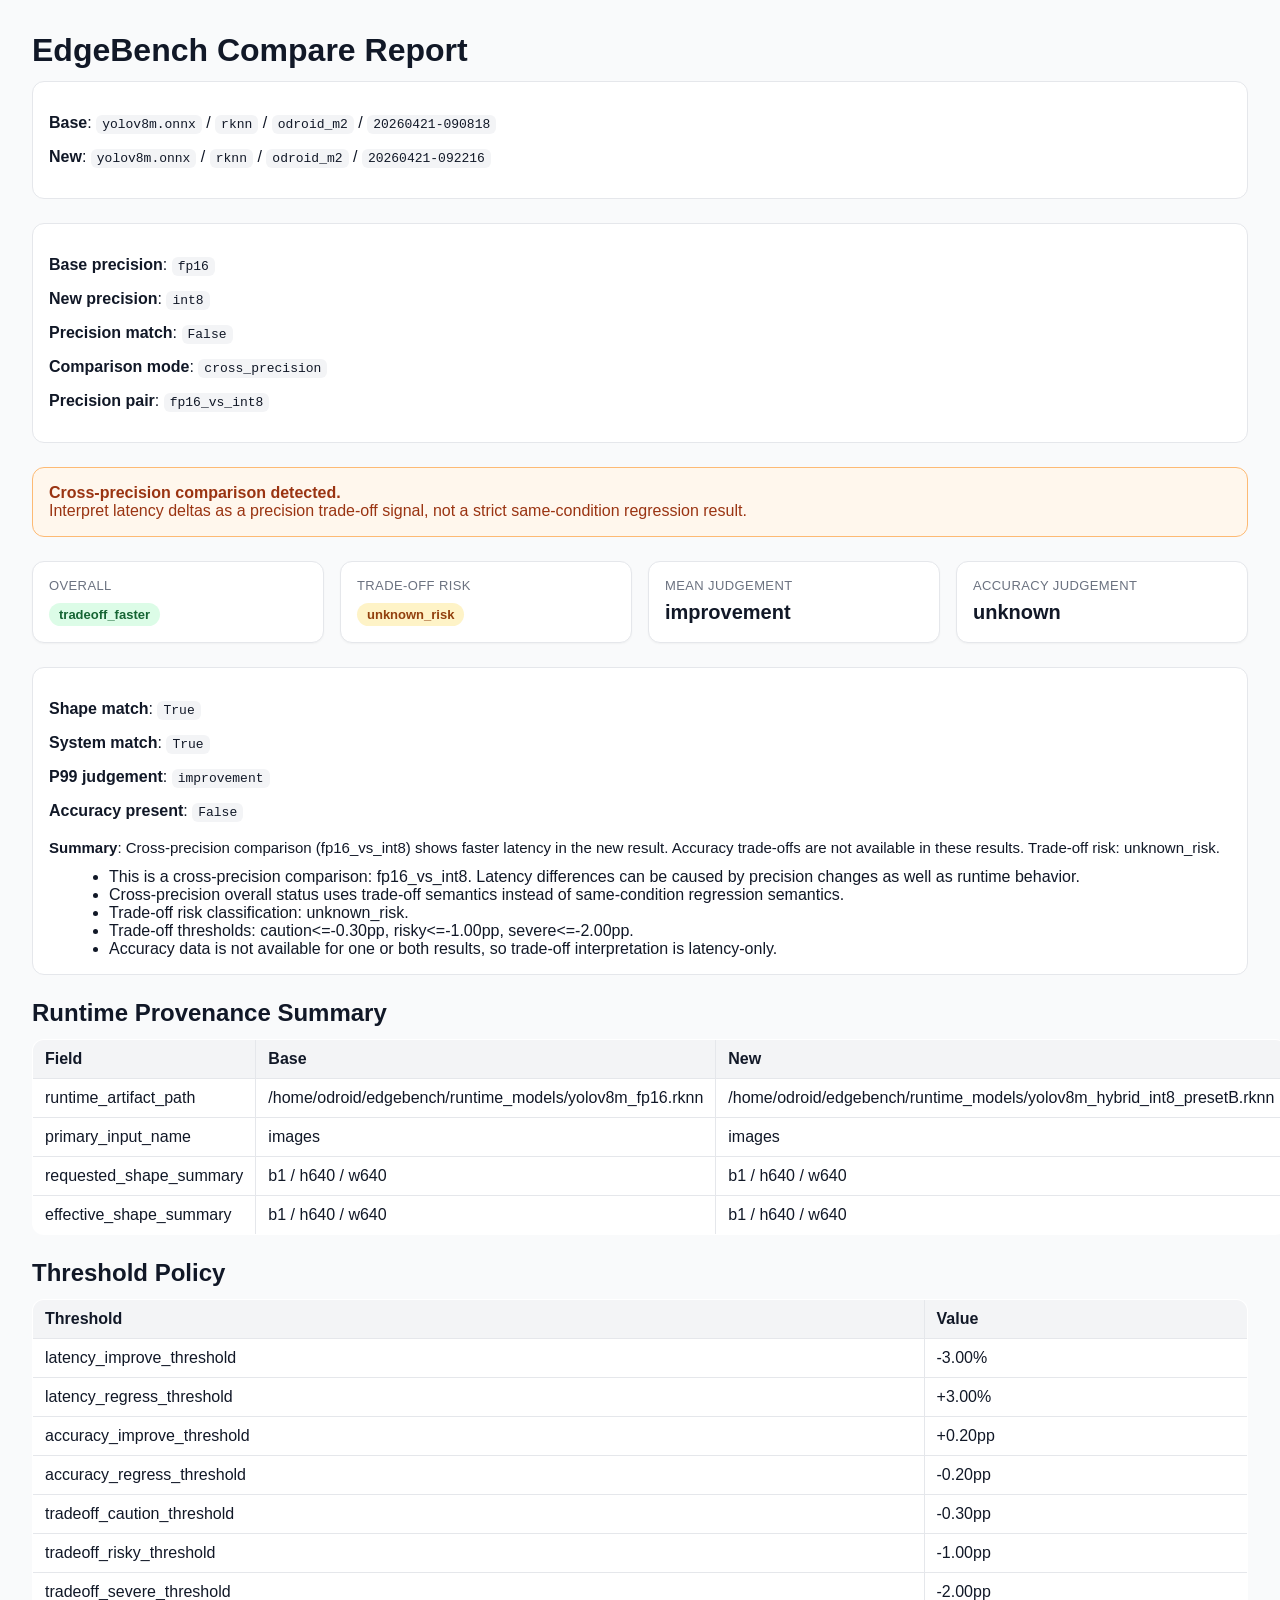
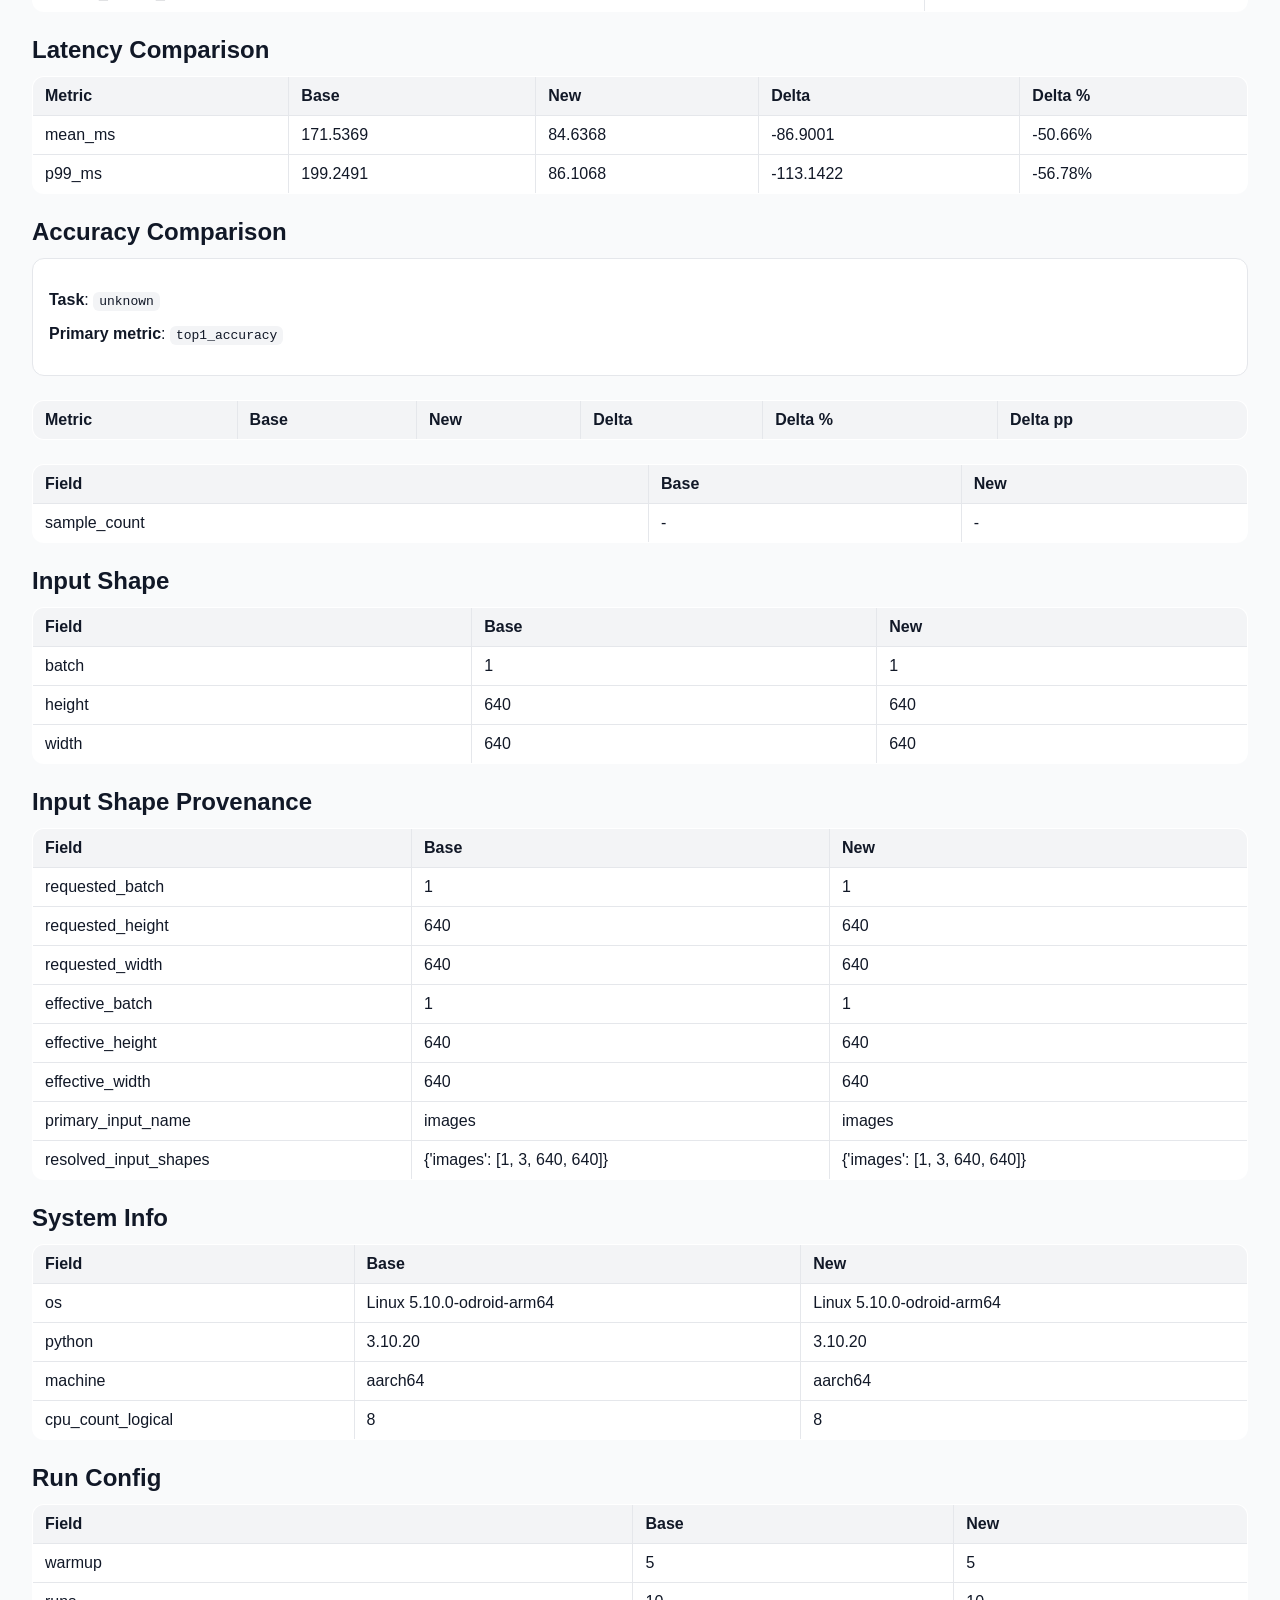
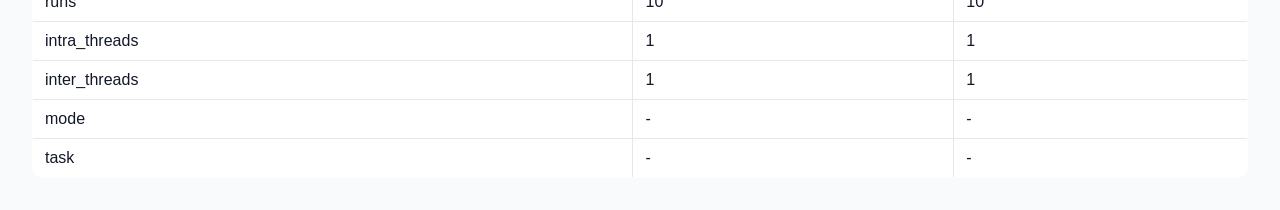
<file: benchmarks/rknn_odroid_m2_reports/yolov8m_rknn_fp16_vs_int8_compare.html>
<!doctype html>
<html lang="en">
<head>
  <meta charset="utf-8">
  <title>EdgeBench Compare Report</title>
  <style>
    body {
      font-family: -apple-system, BlinkMacSystemFont, "Segoe UI", sans-serif;
      margin: 32px;
      color: #111827;
      background: #f9fafb;
    }
    h1, h2 {
      color: #111827;
      margin-bottom: 12px;
    }
    .meta {
      background: white;
      border: 1px solid #e5e7eb;
      border-radius: 12px;
      padding: 16px;
      margin-bottom: 24px;
    }
    .warning {
      background: #fff7ed;
      border: 1px solid #fdba74;
      border-radius: 12px;
      padding: 16px;
      margin-bottom: 24px;
      color: #9a3412;
    }
    .summary {
      font-size: 15px;
      line-height: 1.6;
      margin-top: 8px;
    }
    .card-grid {
      display: grid;
      grid-template-columns: repeat(auto-fit, minmax(220px, 1fr));
      gap: 16px;
      margin-bottom: 24px;
    }
    .card {
      background: white;
      border: 1px solid #e5e7eb;
      border-radius: 12px;
      padding: 16px;
      box-shadow: 0 1px 2px rgba(0, 0, 0, 0.04);
    }
    .card-title {
      font-size: 13px;
      color: #6b7280;
      margin-bottom: 8px;
      text-transform: uppercase;
      letter-spacing: 0.03em;
    }
    .card-value {
      font-size: 20px;
      font-weight: 700;
      color: #111827;
    }
    .badge {
      display: inline-block;
      padding: 4px 10px;
      border-radius: 999px;
      font-size: 13px;
      font-weight: 600;
    }
    .badge-good {
      background: #dcfce7;
      color: #166534;
    }
    .badge-warn {
      background: #fef3c7;
      color: #92400e;
    }
    .badge-bad {
      background: #fee2e2;
      color: #991b1b;
    }
    .badge-neutral {
      background: #e5e7eb;
      color: #374151;
    }
    table {
      width: 100%;
      border-collapse: collapse;
      background: white;
      margin-bottom: 24px;
      border: 1px solid #e5e7eb;
      border-radius: 12px;
      overflow: hidden;
    }
    th, td {
      border: 1px solid #e5e7eb;
      padding: 10px 12px;
      text-align: left;
    }
    th {
      background: #f3f4f6;
    }
    code {
      background: #f3f4f6;
      padding: 2px 6px;
      border-radius: 6px;
    }
    ul {
      margin: 8px 0 0 20px;
    }
  </style>
</head>
<body>
  <h1>EdgeBench Compare Report</h1>

  <div class="meta">
    <p><strong>Base</strong>: <code>yolov8m.onnx</code> / <code>rknn</code> / <code>odroid_m2</code> / <code>20260421-090818</code></p>
    <p><strong>New</strong>: <code>yolov8m.onnx</code> / <code>rknn</code> / <code>odroid_m2</code> / <code>20260421-092216</code></p>
  </div>

  <div class="meta">
    <p><strong>Base precision</strong>: <code>fp16</code></p>
    <p><strong>New precision</strong>: <code>int8</code></p>
    <p><strong>Precision match</strong>: <code>False</code></p>
    <p><strong>Comparison mode</strong>: <code>cross_precision</code></p>
    <p><strong>Precision pair</strong>: <code>fp16_vs_int8</code></p>
  </div>

  
        <div class="warning">
          <strong>Cross-precision comparison detected.</strong>
          <div>
            Interpret latency deltas as a precision trade-off signal, not a strict same-condition regression result.
          </div>
        </div>
        

  <div class="card-grid">
    <div class="card">
      <div class="card-title">Overall</div>
      <div class="card-value"><span class="badge badge-good">tradeoff_faster</span></div>
    </div>
    <div class="card">
      <div class="card-title">Trade-off Risk</div>
      <div class="card-value"><span class="badge badge-warn">unknown_risk</span></div>
    </div>
    <div class="card">
      <div class="card-title">Mean Judgement</div>
      <div class="card-value">improvement</div>
    </div>
    <div class="card">
      <div class="card-title">Accuracy Judgement</div>
      <div class="card-value">unknown</div>
    </div>
  </div>

  <div class="meta">
    <p><strong>Shape match</strong>: <code>True</code></p>
    <p><strong>System match</strong>: <code>True</code></p>
    <p><strong>P99 judgement</strong>: <code>improvement</code></p>
    <p><strong>Accuracy present</strong>: <code>False</code></p>
    <div class="summary"><strong>Summary</strong>: Cross-precision comparison (fp16_vs_int8) shows faster latency in the new result. Accuracy trade-offs are not available in these results. Trade-off risk: unknown_risk.</div>
    <ul><li>This is a cross-precision comparison: fp16_vs_int8. Latency differences can be caused by precision changes as well as runtime behavior.</li>
<li>Cross-precision overall status uses trade-off semantics instead of same-condition regression semantics.</li>
<li>Trade-off risk classification: unknown_risk.</li>
<li>Trade-off thresholds: caution&lt;=-0.30pp, risky&lt;=-1.00pp, severe&lt;=-2.00pp.</li>
<li>Accuracy data is not available for one or both results, so trade-off interpretation is latency-only.</li></ul>
  </div>

  <h2>Runtime Provenance Summary</h2>
  <table>
    <thead>
      <tr>
        <th>Field</th>
        <th>Base</th>
        <th>New</th>
      </tr>
    </thead>
    <tbody>
      
            <tr>
              <td>runtime_artifact_path</td>
              <td>/home/odroid/edgebench/runtime_models/yolov8m_fp16.rknn</td>
              <td>/home/odroid/edgebench/runtime_models/yolov8m_hybrid_int8_presetB.rknn</td>
            </tr>
            

            <tr>
              <td>primary_input_name</td>
              <td>images</td>
              <td>images</td>
            </tr>
            

            <tr>
              <td>requested_shape_summary</td>
              <td>b1 / h640 / w640</td>
              <td>b1 / h640 / w640</td>
            </tr>
            

            <tr>
              <td>effective_shape_summary</td>
              <td>b1 / h640 / w640</td>
              <td>b1 / h640 / w640</td>
            </tr>
            
    </tbody>
  </table>

  <h2>Threshold Policy</h2>
  <table>
    <thead>
      <tr>
        <th>Threshold</th>
        <th>Value</th>
      </tr>
    </thead>
    <tbody>
      
            <tr>
              <td>latency_improve_threshold</td>
              <td>-3.00%</td>
            </tr>
            

            <tr>
              <td>latency_regress_threshold</td>
              <td>+3.00%</td>
            </tr>
            

            <tr>
              <td>accuracy_improve_threshold</td>
              <td>+0.20pp</td>
            </tr>
            

            <tr>
              <td>accuracy_regress_threshold</td>
              <td>-0.20pp</td>
            </tr>
            

            <tr>
              <td>tradeoff_caution_threshold</td>
              <td>-0.30pp</td>
            </tr>
            

            <tr>
              <td>tradeoff_risky_threshold</td>
              <td>-1.00pp</td>
            </tr>
            

            <tr>
              <td>tradeoff_severe_threshold</td>
              <td>-2.00pp</td>
            </tr>
            
    </tbody>
  </table>

  <h2>Latency Comparison</h2>
  <table>
    <thead>
      <tr>
        <th>Metric</th>
        <th>Base</th>
        <th>New</th>
        <th>Delta</th>
        <th>Delta %</th>
      </tr>
    </thead>
    <tbody>
      
            <tr>
              <td>mean_ms</td>
              <td>171.5369</td>
              <td>84.6368</td>
              <td>-86.9001</td>
              <td>-50.66%</td>
            </tr>
            

            <tr>
              <td>p99_ms</td>
              <td>199.2491</td>
              <td>86.1068</td>
              <td>-113.1422</td>
              <td>-56.78%</td>
            </tr>
            
    </tbody>
  </table>

  <h2>Accuracy Comparison</h2>
  <div class="meta">
    <p><strong>Task</strong>: <code>unknown</code></p>
    <p><strong>Primary metric</strong>: <code>top1_accuracy</code></p>
  </div>
  <table>
    <thead>
      <tr>
        <th>Metric</th>
        <th>Base</th>
        <th>New</th>
        <th>Delta</th>
        <th>Delta %</th>
        <th>Delta pp</th>
      </tr>
    </thead>
    <tbody>
      
    </tbody>
  </table>

  <table>
    <thead>
      <tr>
        <th>Field</th>
        <th>Base</th>
        <th>New</th>
      </tr>
    </thead>
    <tbody>
      
            <tr>
              <td>sample_count</td>
              <td>-</td>
              <td>-</td>
            </tr>
            
    </tbody>
  </table>

  <h2>Input Shape</h2>
  <table>
    <thead>
      <tr>
        <th>Field</th>
        <th>Base</th>
        <th>New</th>
      </tr>
    </thead>
    <tbody>
      
            <tr>
              <td>batch</td>
              <td>1</td>
              <td>1</td>
            </tr>
            

            <tr>
              <td>height</td>
              <td>640</td>
              <td>640</td>
            </tr>
            

            <tr>
              <td>width</td>
              <td>640</td>
              <td>640</td>
            </tr>
            
    </tbody>
  </table>

  <h2>Input Shape Provenance</h2>
  <table>
    <thead>
      <tr>
        <th>Field</th>
        <th>Base</th>
        <th>New</th>
      </tr>
    </thead>
    <tbody>
      
            <tr>
              <td>requested_batch</td>
              <td>1</td>
              <td>1</td>
            </tr>
            

            <tr>
              <td>requested_height</td>
              <td>640</td>
              <td>640</td>
            </tr>
            

            <tr>
              <td>requested_width</td>
              <td>640</td>
              <td>640</td>
            </tr>
            

            <tr>
              <td>effective_batch</td>
              <td>1</td>
              <td>1</td>
            </tr>
            

            <tr>
              <td>effective_height</td>
              <td>640</td>
              <td>640</td>
            </tr>
            

            <tr>
              <td>effective_width</td>
              <td>640</td>
              <td>640</td>
            </tr>
            

            <tr>
              <td>primary_input_name</td>
              <td>images</td>
              <td>images</td>
            </tr>
            

            <tr>
              <td>resolved_input_shapes</td>
              <td>{&#x27;images&#x27;: [1, 3, 640, 640]}</td>
              <td>{&#x27;images&#x27;: [1, 3, 640, 640]}</td>
            </tr>
            
    </tbody>
  </table>

  <h2>System Info</h2>
  <table>
    <thead>
      <tr>
        <th>Field</th>
        <th>Base</th>
        <th>New</th>
      </tr>
    </thead>
    <tbody>
      
            <tr>
              <td>os</td>
              <td>Linux 5.10.0-odroid-arm64</td>
              <td>Linux 5.10.0-odroid-arm64</td>
            </tr>
            

            <tr>
              <td>python</td>
              <td>3.10.20</td>
              <td>3.10.20</td>
            </tr>
            

            <tr>
              <td>machine</td>
              <td>aarch64</td>
              <td>aarch64</td>
            </tr>
            

            <tr>
              <td>cpu_count_logical</td>
              <td>8</td>
              <td>8</td>
            </tr>
            
    </tbody>
  </table>

  <h2>Run Config</h2>
  <table>
    <thead>
      <tr>
        <th>Field</th>
        <th>Base</th>
        <th>New</th>
      </tr>
    </thead>
    <tbody>
      
            <tr>
              <td>warmup</td>
              <td>5</td>
              <td>5</td>
            </tr>
            

            <tr>
              <td>runs</td>
              <td>10</td>
              <td>10</td>
            </tr>
            

            <tr>
              <td>intra_threads</td>
              <td>1</td>
              <td>1</td>
            </tr>
            

            <tr>
              <td>inter_threads</td>
              <td>1</td>
              <td>1</td>
            </tr>
            

            <tr>
              <td>mode</td>
              <td>-</td>
              <td>-</td>
            </tr>
            

            <tr>
              <td>task</td>
              <td>-</td>
              <td>-</td>
            </tr>
            
    </tbody>
  </table>
</body>
</html>
</file>
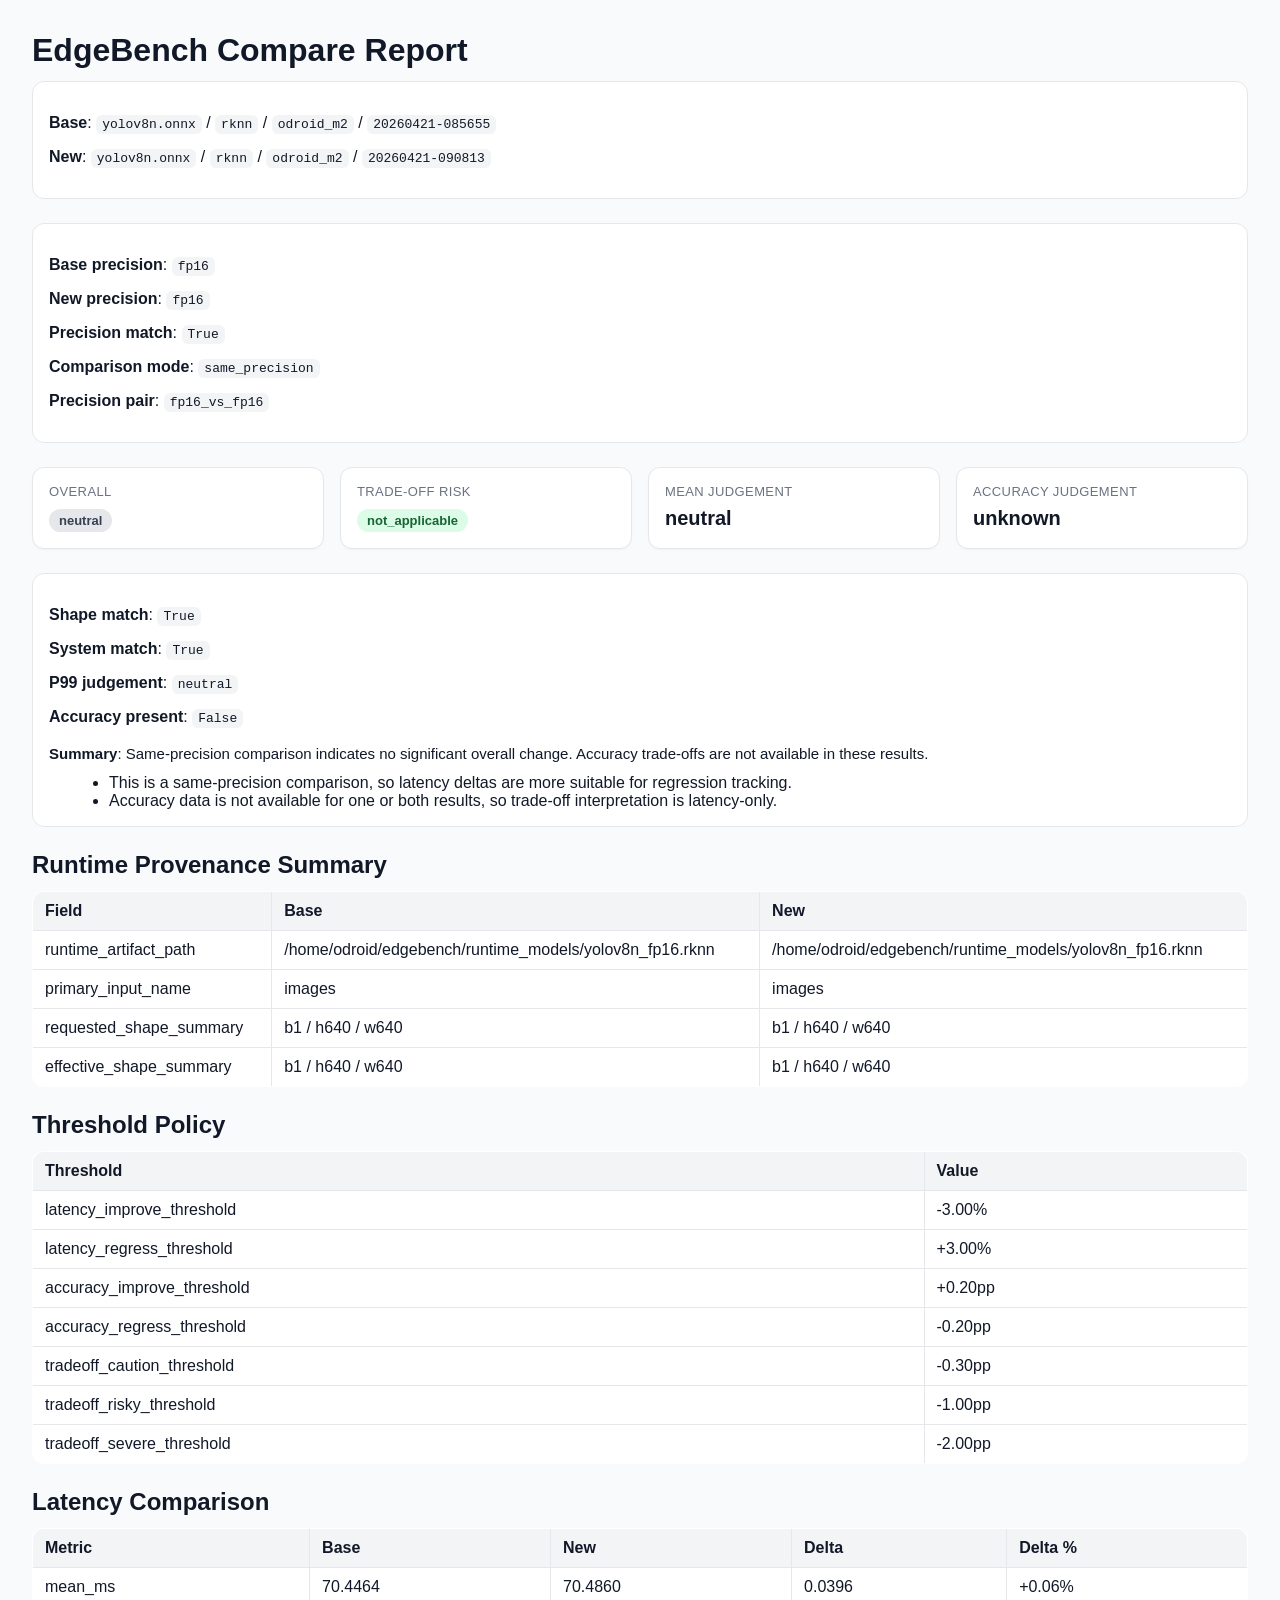
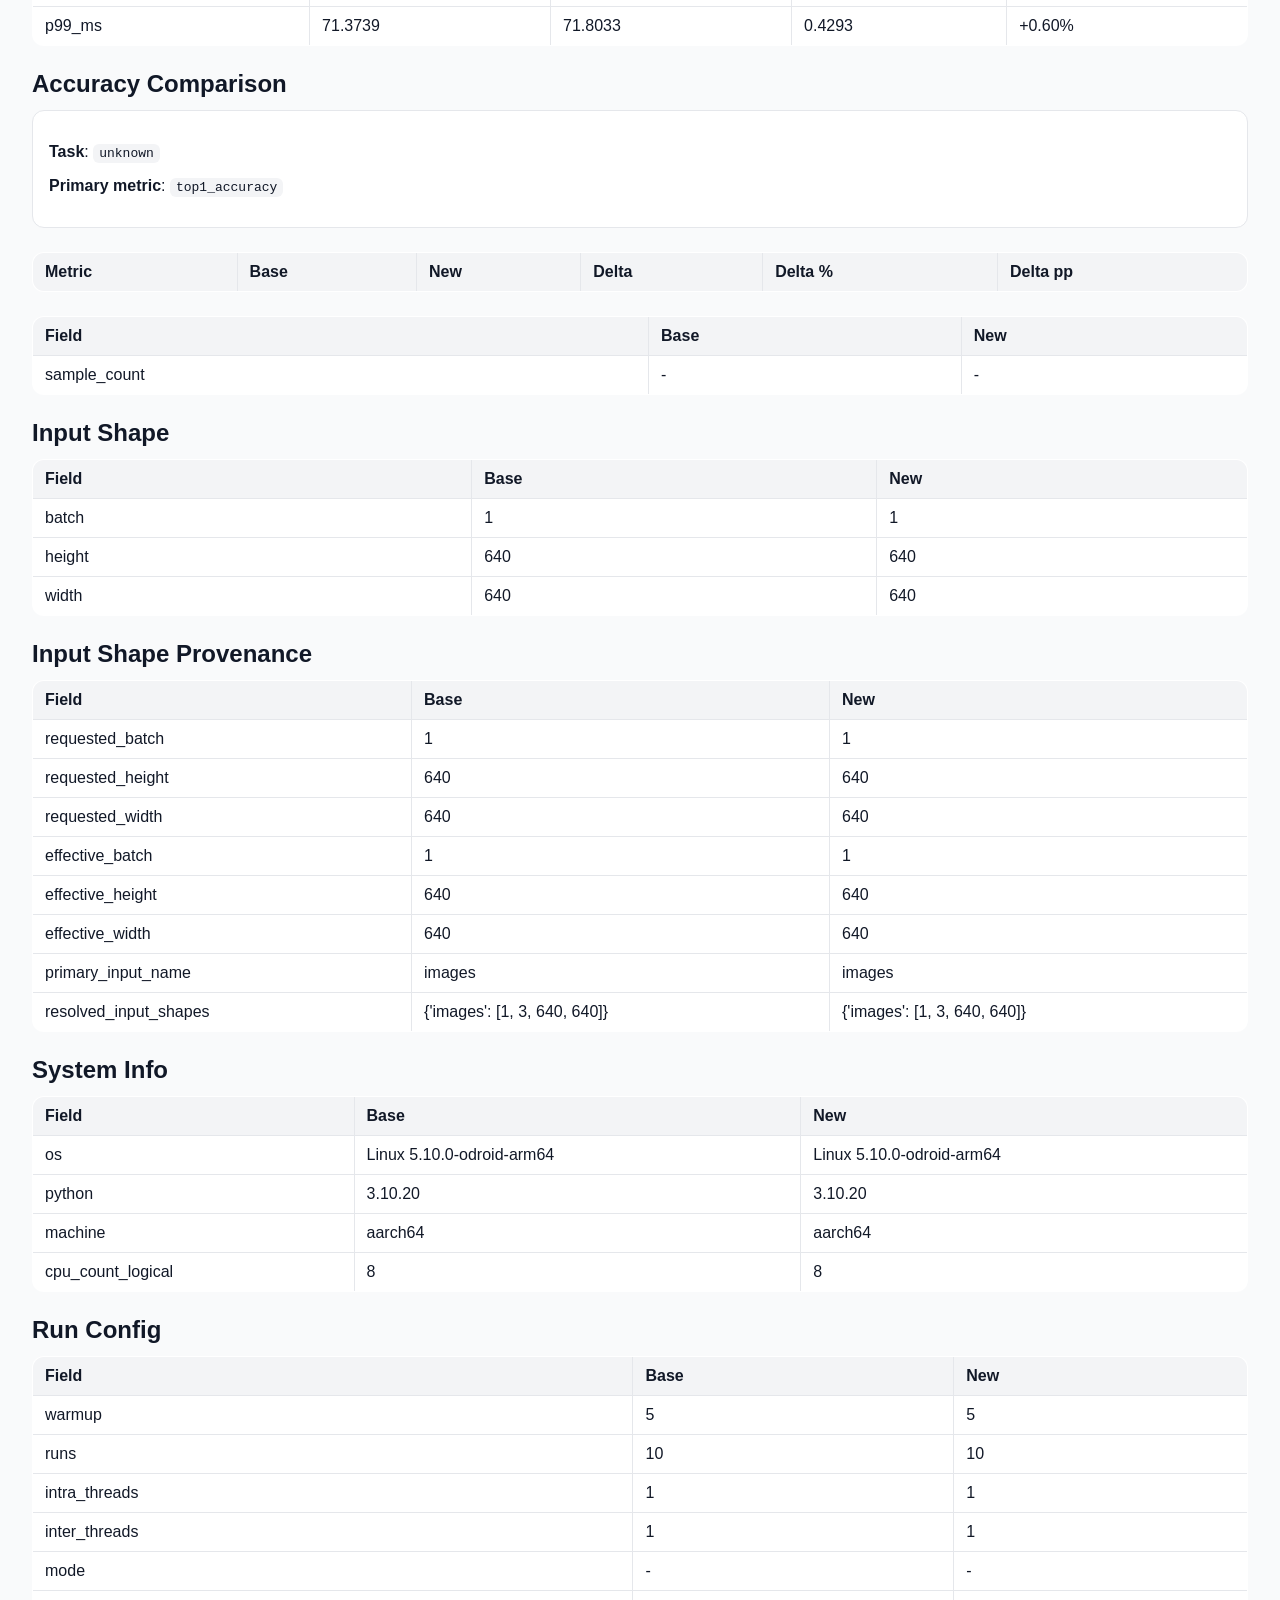
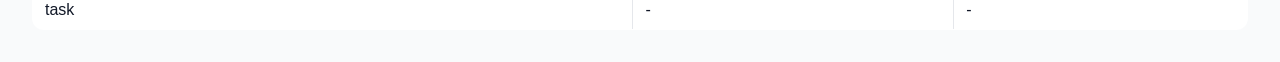
<file: benchmarks/rknn_odroid_m2_reports/yolov8n_rknn_fp16_vs_fp16_compare.html>
<!doctype html>
<html lang="en">
<head>
  <meta charset="utf-8">
  <title>EdgeBench Compare Report</title>
  <style>
    body {
      font-family: -apple-system, BlinkMacSystemFont, "Segoe UI", sans-serif;
      margin: 32px;
      color: #111827;
      background: #f9fafb;
    }
    h1, h2 {
      color: #111827;
      margin-bottom: 12px;
    }
    .meta {
      background: white;
      border: 1px solid #e5e7eb;
      border-radius: 12px;
      padding: 16px;
      margin-bottom: 24px;
    }
    .warning {
      background: #fff7ed;
      border: 1px solid #fdba74;
      border-radius: 12px;
      padding: 16px;
      margin-bottom: 24px;
      color: #9a3412;
    }
    .summary {
      font-size: 15px;
      line-height: 1.6;
      margin-top: 8px;
    }
    .card-grid {
      display: grid;
      grid-template-columns: repeat(auto-fit, minmax(220px, 1fr));
      gap: 16px;
      margin-bottom: 24px;
    }
    .card {
      background: white;
      border: 1px solid #e5e7eb;
      border-radius: 12px;
      padding: 16px;
      box-shadow: 0 1px 2px rgba(0, 0, 0, 0.04);
    }
    .card-title {
      font-size: 13px;
      color: #6b7280;
      margin-bottom: 8px;
      text-transform: uppercase;
      letter-spacing: 0.03em;
    }
    .card-value {
      font-size: 20px;
      font-weight: 700;
      color: #111827;
    }
    .badge {
      display: inline-block;
      padding: 4px 10px;
      border-radius: 999px;
      font-size: 13px;
      font-weight: 600;
    }
    .badge-good {
      background: #dcfce7;
      color: #166534;
    }
    .badge-warn {
      background: #fef3c7;
      color: #92400e;
    }
    .badge-bad {
      background: #fee2e2;
      color: #991b1b;
    }
    .badge-neutral {
      background: #e5e7eb;
      color: #374151;
    }
    table {
      width: 100%;
      border-collapse: collapse;
      background: white;
      margin-bottom: 24px;
      border: 1px solid #e5e7eb;
      border-radius: 12px;
      overflow: hidden;
    }
    th, td {
      border: 1px solid #e5e7eb;
      padding: 10px 12px;
      text-align: left;
    }
    th {
      background: #f3f4f6;
    }
    code {
      background: #f3f4f6;
      padding: 2px 6px;
      border-radius: 6px;
    }
    ul {
      margin: 8px 0 0 20px;
    }
  </style>
</head>
<body>
  <h1>EdgeBench Compare Report</h1>

  <div class="meta">
    <p><strong>Base</strong>: <code>yolov8n.onnx</code> / <code>rknn</code> / <code>odroid_m2</code> / <code>20260421-085655</code></p>
    <p><strong>New</strong>: <code>yolov8n.onnx</code> / <code>rknn</code> / <code>odroid_m2</code> / <code>20260421-090813</code></p>
  </div>

  <div class="meta">
    <p><strong>Base precision</strong>: <code>fp16</code></p>
    <p><strong>New precision</strong>: <code>fp16</code></p>
    <p><strong>Precision match</strong>: <code>True</code></p>
    <p><strong>Comparison mode</strong>: <code>same_precision</code></p>
    <p><strong>Precision pair</strong>: <code>fp16_vs_fp16</code></p>
  </div>

  

  <div class="card-grid">
    <div class="card">
      <div class="card-title">Overall</div>
      <div class="card-value"><span class="badge badge-neutral">neutral</span></div>
    </div>
    <div class="card">
      <div class="card-title">Trade-off Risk</div>
      <div class="card-value"><span class="badge badge-good">not_applicable</span></div>
    </div>
    <div class="card">
      <div class="card-title">Mean Judgement</div>
      <div class="card-value">neutral</div>
    </div>
    <div class="card">
      <div class="card-title">Accuracy Judgement</div>
      <div class="card-value">unknown</div>
    </div>
  </div>

  <div class="meta">
    <p><strong>Shape match</strong>: <code>True</code></p>
    <p><strong>System match</strong>: <code>True</code></p>
    <p><strong>P99 judgement</strong>: <code>neutral</code></p>
    <p><strong>Accuracy present</strong>: <code>False</code></p>
    <div class="summary"><strong>Summary</strong>: Same-precision comparison indicates no significant overall change. Accuracy trade-offs are not available in these results.</div>
    <ul><li>This is a same-precision comparison, so latency deltas are more suitable for regression tracking.</li>
<li>Accuracy data is not available for one or both results, so trade-off interpretation is latency-only.</li></ul>
  </div>

  <h2>Runtime Provenance Summary</h2>
  <table>
    <thead>
      <tr>
        <th>Field</th>
        <th>Base</th>
        <th>New</th>
      </tr>
    </thead>
    <tbody>
      
            <tr>
              <td>runtime_artifact_path</td>
              <td>/home/odroid/edgebench/runtime_models/yolov8n_fp16.rknn</td>
              <td>/home/odroid/edgebench/runtime_models/yolov8n_fp16.rknn</td>
            </tr>
            

            <tr>
              <td>primary_input_name</td>
              <td>images</td>
              <td>images</td>
            </tr>
            

            <tr>
              <td>requested_shape_summary</td>
              <td>b1 / h640 / w640</td>
              <td>b1 / h640 / w640</td>
            </tr>
            

            <tr>
              <td>effective_shape_summary</td>
              <td>b1 / h640 / w640</td>
              <td>b1 / h640 / w640</td>
            </tr>
            
    </tbody>
  </table>

  <h2>Threshold Policy</h2>
  <table>
    <thead>
      <tr>
        <th>Threshold</th>
        <th>Value</th>
      </tr>
    </thead>
    <tbody>
      
            <tr>
              <td>latency_improve_threshold</td>
              <td>-3.00%</td>
            </tr>
            

            <tr>
              <td>latency_regress_threshold</td>
              <td>+3.00%</td>
            </tr>
            

            <tr>
              <td>accuracy_improve_threshold</td>
              <td>+0.20pp</td>
            </tr>
            

            <tr>
              <td>accuracy_regress_threshold</td>
              <td>-0.20pp</td>
            </tr>
            

            <tr>
              <td>tradeoff_caution_threshold</td>
              <td>-0.30pp</td>
            </tr>
            

            <tr>
              <td>tradeoff_risky_threshold</td>
              <td>-1.00pp</td>
            </tr>
            

            <tr>
              <td>tradeoff_severe_threshold</td>
              <td>-2.00pp</td>
            </tr>
            
    </tbody>
  </table>

  <h2>Latency Comparison</h2>
  <table>
    <thead>
      <tr>
        <th>Metric</th>
        <th>Base</th>
        <th>New</th>
        <th>Delta</th>
        <th>Delta %</th>
      </tr>
    </thead>
    <tbody>
      
            <tr>
              <td>mean_ms</td>
              <td>70.4464</td>
              <td>70.4860</td>
              <td>0.0396</td>
              <td>+0.06%</td>
            </tr>
            

            <tr>
              <td>p99_ms</td>
              <td>71.3739</td>
              <td>71.8033</td>
              <td>0.4293</td>
              <td>+0.60%</td>
            </tr>
            
    </tbody>
  </table>

  <h2>Accuracy Comparison</h2>
  <div class="meta">
    <p><strong>Task</strong>: <code>unknown</code></p>
    <p><strong>Primary metric</strong>: <code>top1_accuracy</code></p>
  </div>
  <table>
    <thead>
      <tr>
        <th>Metric</th>
        <th>Base</th>
        <th>New</th>
        <th>Delta</th>
        <th>Delta %</th>
        <th>Delta pp</th>
      </tr>
    </thead>
    <tbody>
      
    </tbody>
  </table>

  <table>
    <thead>
      <tr>
        <th>Field</th>
        <th>Base</th>
        <th>New</th>
      </tr>
    </thead>
    <tbody>
      
            <tr>
              <td>sample_count</td>
              <td>-</td>
              <td>-</td>
            </tr>
            
    </tbody>
  </table>

  <h2>Input Shape</h2>
  <table>
    <thead>
      <tr>
        <th>Field</th>
        <th>Base</th>
        <th>New</th>
      </tr>
    </thead>
    <tbody>
      
            <tr>
              <td>batch</td>
              <td>1</td>
              <td>1</td>
            </tr>
            

            <tr>
              <td>height</td>
              <td>640</td>
              <td>640</td>
            </tr>
            

            <tr>
              <td>width</td>
              <td>640</td>
              <td>640</td>
            </tr>
            
    </tbody>
  </table>

  <h2>Input Shape Provenance</h2>
  <table>
    <thead>
      <tr>
        <th>Field</th>
        <th>Base</th>
        <th>New</th>
      </tr>
    </thead>
    <tbody>
      
            <tr>
              <td>requested_batch</td>
              <td>1</td>
              <td>1</td>
            </tr>
            

            <tr>
              <td>requested_height</td>
              <td>640</td>
              <td>640</td>
            </tr>
            

            <tr>
              <td>requested_width</td>
              <td>640</td>
              <td>640</td>
            </tr>
            

            <tr>
              <td>effective_batch</td>
              <td>1</td>
              <td>1</td>
            </tr>
            

            <tr>
              <td>effective_height</td>
              <td>640</td>
              <td>640</td>
            </tr>
            

            <tr>
              <td>effective_width</td>
              <td>640</td>
              <td>640</td>
            </tr>
            

            <tr>
              <td>primary_input_name</td>
              <td>images</td>
              <td>images</td>
            </tr>
            

            <tr>
              <td>resolved_input_shapes</td>
              <td>{&#x27;images&#x27;: [1, 3, 640, 640]}</td>
              <td>{&#x27;images&#x27;: [1, 3, 640, 640]}</td>
            </tr>
            
    </tbody>
  </table>

  <h2>System Info</h2>
  <table>
    <thead>
      <tr>
        <th>Field</th>
        <th>Base</th>
        <th>New</th>
      </tr>
    </thead>
    <tbody>
      
            <tr>
              <td>os</td>
              <td>Linux 5.10.0-odroid-arm64</td>
              <td>Linux 5.10.0-odroid-arm64</td>
            </tr>
            

            <tr>
              <td>python</td>
              <td>3.10.20</td>
              <td>3.10.20</td>
            </tr>
            

            <tr>
              <td>machine</td>
              <td>aarch64</td>
              <td>aarch64</td>
            </tr>
            

            <tr>
              <td>cpu_count_logical</td>
              <td>8</td>
              <td>8</td>
            </tr>
            
    </tbody>
  </table>

  <h2>Run Config</h2>
  <table>
    <thead>
      <tr>
        <th>Field</th>
        <th>Base</th>
        <th>New</th>
      </tr>
    </thead>
    <tbody>
      
            <tr>
              <td>warmup</td>
              <td>5</td>
              <td>5</td>
            </tr>
            

            <tr>
              <td>runs</td>
              <td>10</td>
              <td>10</td>
            </tr>
            

            <tr>
              <td>intra_threads</td>
              <td>1</td>
              <td>1</td>
            </tr>
            

            <tr>
              <td>inter_threads</td>
              <td>1</td>
              <td>1</td>
            </tr>
            

            <tr>
              <td>mode</td>
              <td>-</td>
              <td>-</td>
            </tr>
            

            <tr>
              <td>task</td>
              <td>-</td>
              <td>-</td>
            </tr>
            
    </tbody>
  </table>
</body>
</html>
</file>
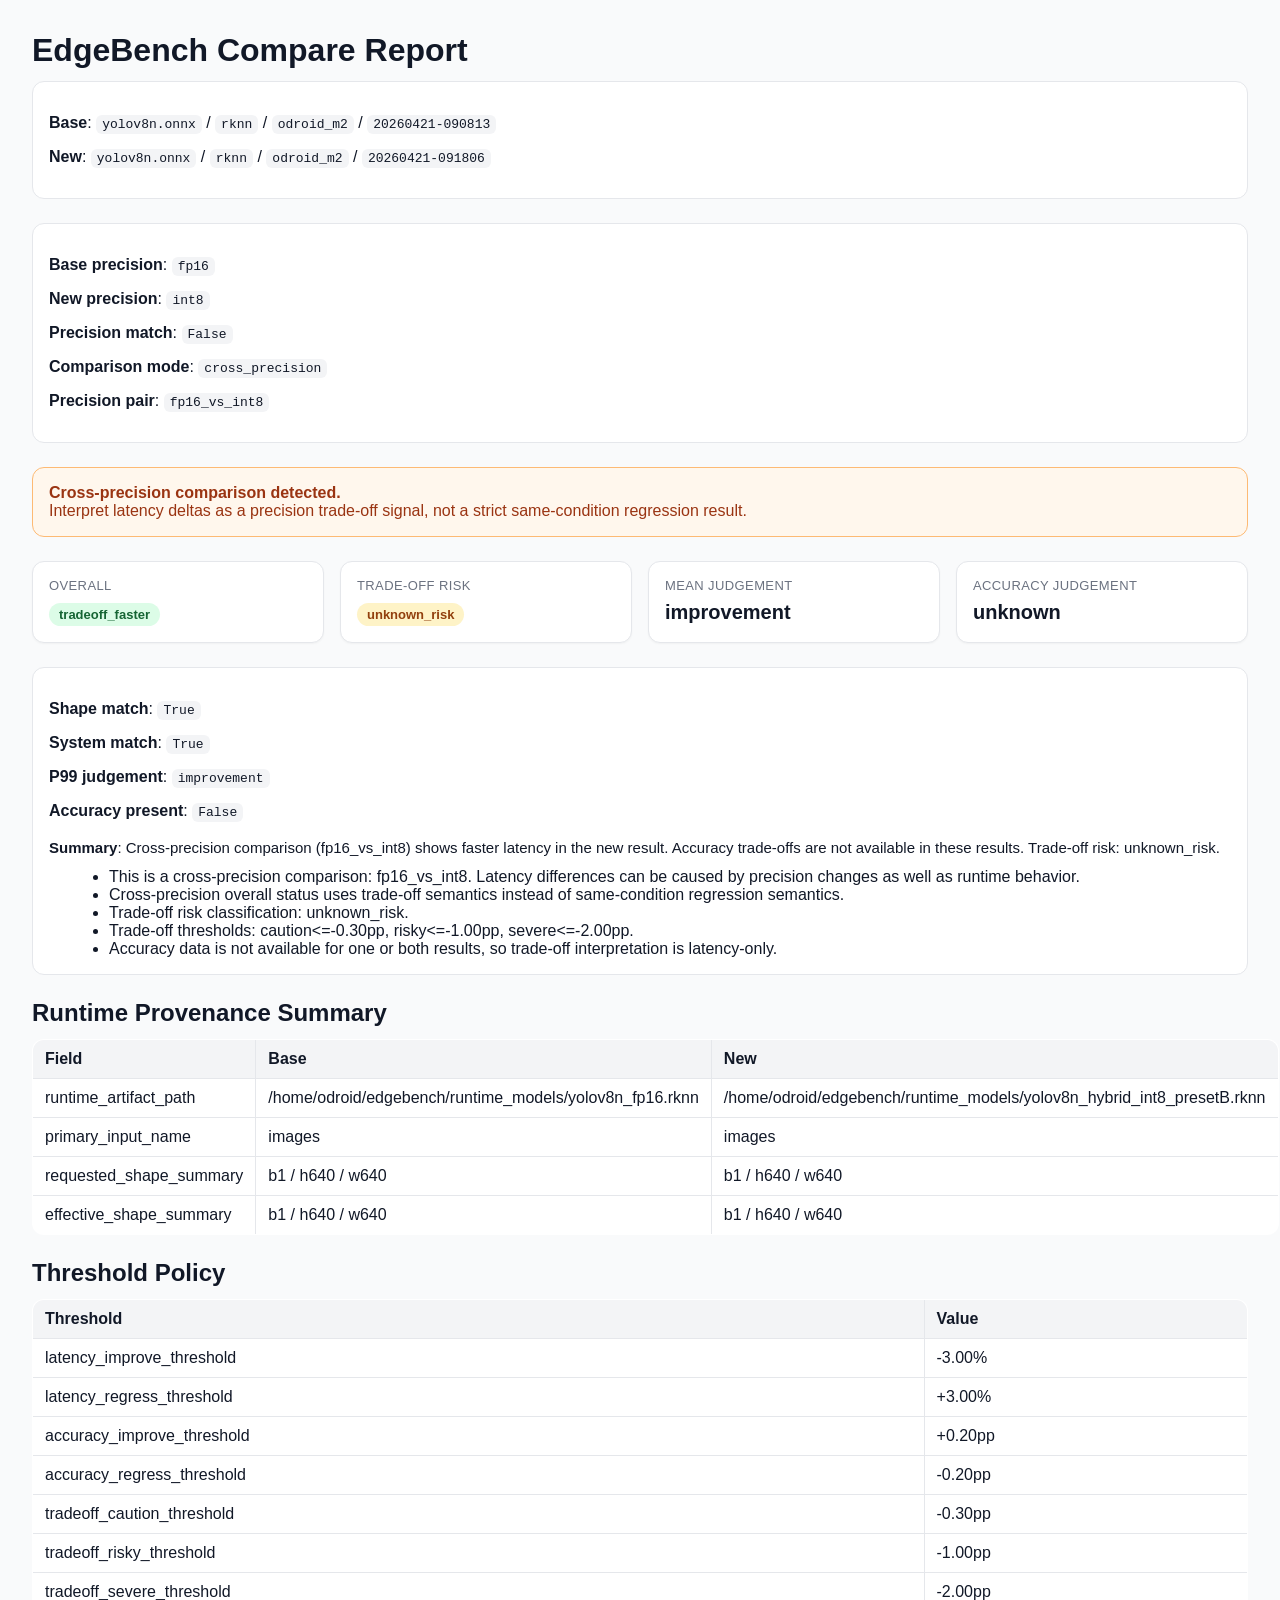
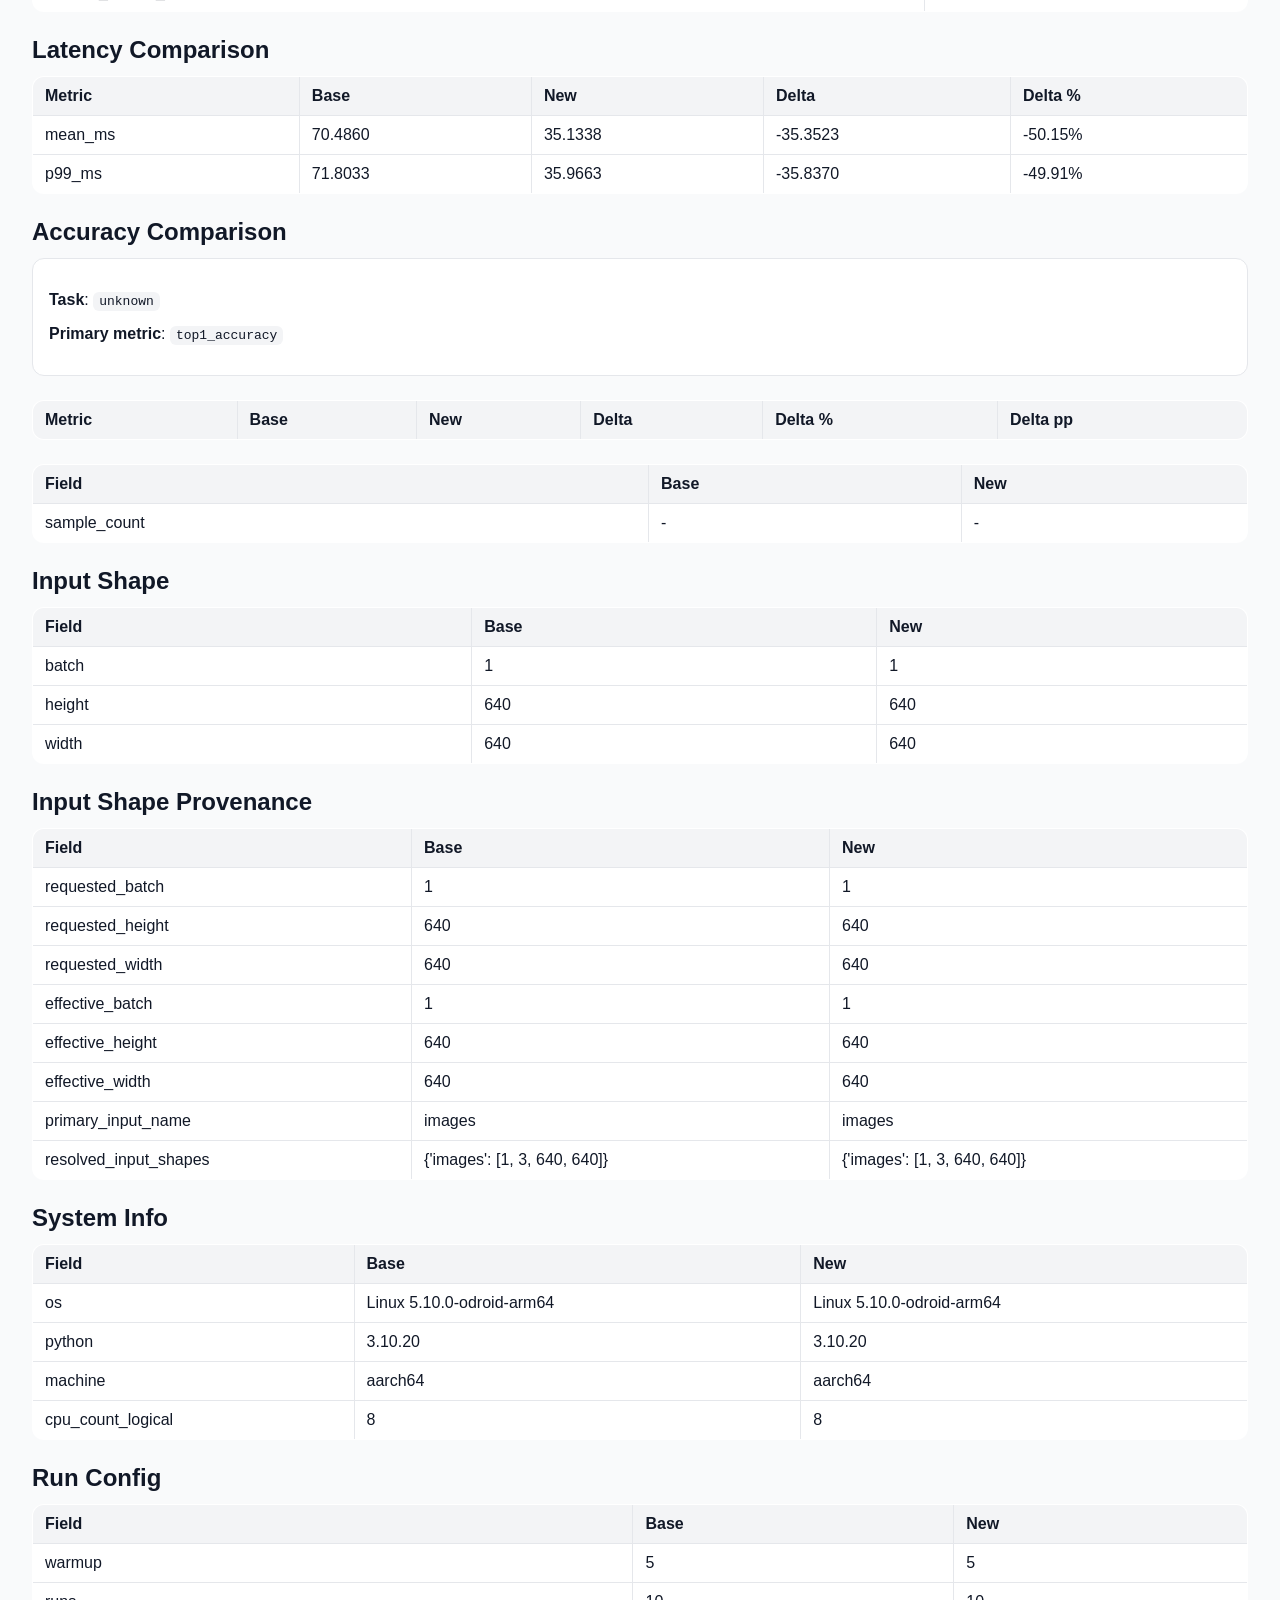
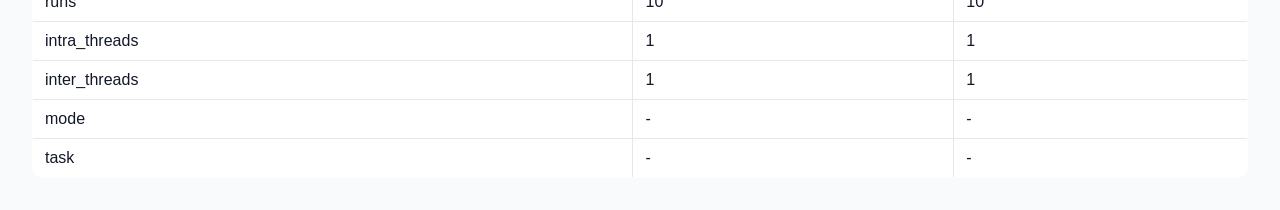
<file: benchmarks/rknn_odroid_m2_reports/yolov8n_rknn_fp16_vs_int8_compare.html>
<!doctype html>
<html lang="en">
<head>
  <meta charset="utf-8">
  <title>EdgeBench Compare Report</title>
  <style>
    body {
      font-family: -apple-system, BlinkMacSystemFont, "Segoe UI", sans-serif;
      margin: 32px;
      color: #111827;
      background: #f9fafb;
    }
    h1, h2 {
      color: #111827;
      margin-bottom: 12px;
    }
    .meta {
      background: white;
      border: 1px solid #e5e7eb;
      border-radius: 12px;
      padding: 16px;
      margin-bottom: 24px;
    }
    .warning {
      background: #fff7ed;
      border: 1px solid #fdba74;
      border-radius: 12px;
      padding: 16px;
      margin-bottom: 24px;
      color: #9a3412;
    }
    .summary {
      font-size: 15px;
      line-height: 1.6;
      margin-top: 8px;
    }
    .card-grid {
      display: grid;
      grid-template-columns: repeat(auto-fit, minmax(220px, 1fr));
      gap: 16px;
      margin-bottom: 24px;
    }
    .card {
      background: white;
      border: 1px solid #e5e7eb;
      border-radius: 12px;
      padding: 16px;
      box-shadow: 0 1px 2px rgba(0, 0, 0, 0.04);
    }
    .card-title {
      font-size: 13px;
      color: #6b7280;
      margin-bottom: 8px;
      text-transform: uppercase;
      letter-spacing: 0.03em;
    }
    .card-value {
      font-size: 20px;
      font-weight: 700;
      color: #111827;
    }
    .badge {
      display: inline-block;
      padding: 4px 10px;
      border-radius: 999px;
      font-size: 13px;
      font-weight: 600;
    }
    .badge-good {
      background: #dcfce7;
      color: #166534;
    }
    .badge-warn {
      background: #fef3c7;
      color: #92400e;
    }
    .badge-bad {
      background: #fee2e2;
      color: #991b1b;
    }
    .badge-neutral {
      background: #e5e7eb;
      color: #374151;
    }
    table {
      width: 100%;
      border-collapse: collapse;
      background: white;
      margin-bottom: 24px;
      border: 1px solid #e5e7eb;
      border-radius: 12px;
      overflow: hidden;
    }
    th, td {
      border: 1px solid #e5e7eb;
      padding: 10px 12px;
      text-align: left;
    }
    th {
      background: #f3f4f6;
    }
    code {
      background: #f3f4f6;
      padding: 2px 6px;
      border-radius: 6px;
    }
    ul {
      margin: 8px 0 0 20px;
    }
  </style>
</head>
<body>
  <h1>EdgeBench Compare Report</h1>

  <div class="meta">
    <p><strong>Base</strong>: <code>yolov8n.onnx</code> / <code>rknn</code> / <code>odroid_m2</code> / <code>20260421-090813</code></p>
    <p><strong>New</strong>: <code>yolov8n.onnx</code> / <code>rknn</code> / <code>odroid_m2</code> / <code>20260421-091806</code></p>
  </div>

  <div class="meta">
    <p><strong>Base precision</strong>: <code>fp16</code></p>
    <p><strong>New precision</strong>: <code>int8</code></p>
    <p><strong>Precision match</strong>: <code>False</code></p>
    <p><strong>Comparison mode</strong>: <code>cross_precision</code></p>
    <p><strong>Precision pair</strong>: <code>fp16_vs_int8</code></p>
  </div>

  
        <div class="warning">
          <strong>Cross-precision comparison detected.</strong>
          <div>
            Interpret latency deltas as a precision trade-off signal, not a strict same-condition regression result.
          </div>
        </div>
        

  <div class="card-grid">
    <div class="card">
      <div class="card-title">Overall</div>
      <div class="card-value"><span class="badge badge-good">tradeoff_faster</span></div>
    </div>
    <div class="card">
      <div class="card-title">Trade-off Risk</div>
      <div class="card-value"><span class="badge badge-warn">unknown_risk</span></div>
    </div>
    <div class="card">
      <div class="card-title">Mean Judgement</div>
      <div class="card-value">improvement</div>
    </div>
    <div class="card">
      <div class="card-title">Accuracy Judgement</div>
      <div class="card-value">unknown</div>
    </div>
  </div>

  <div class="meta">
    <p><strong>Shape match</strong>: <code>True</code></p>
    <p><strong>System match</strong>: <code>True</code></p>
    <p><strong>P99 judgement</strong>: <code>improvement</code></p>
    <p><strong>Accuracy present</strong>: <code>False</code></p>
    <div class="summary"><strong>Summary</strong>: Cross-precision comparison (fp16_vs_int8) shows faster latency in the new result. Accuracy trade-offs are not available in these results. Trade-off risk: unknown_risk.</div>
    <ul><li>This is a cross-precision comparison: fp16_vs_int8. Latency differences can be caused by precision changes as well as runtime behavior.</li>
<li>Cross-precision overall status uses trade-off semantics instead of same-condition regression semantics.</li>
<li>Trade-off risk classification: unknown_risk.</li>
<li>Trade-off thresholds: caution&lt;=-0.30pp, risky&lt;=-1.00pp, severe&lt;=-2.00pp.</li>
<li>Accuracy data is not available for one or both results, so trade-off interpretation is latency-only.</li></ul>
  </div>

  <h2>Runtime Provenance Summary</h2>
  <table>
    <thead>
      <tr>
        <th>Field</th>
        <th>Base</th>
        <th>New</th>
      </tr>
    </thead>
    <tbody>
      
            <tr>
              <td>runtime_artifact_path</td>
              <td>/home/odroid/edgebench/runtime_models/yolov8n_fp16.rknn</td>
              <td>/home/odroid/edgebench/runtime_models/yolov8n_hybrid_int8_presetB.rknn</td>
            </tr>
            

            <tr>
              <td>primary_input_name</td>
              <td>images</td>
              <td>images</td>
            </tr>
            

            <tr>
              <td>requested_shape_summary</td>
              <td>b1 / h640 / w640</td>
              <td>b1 / h640 / w640</td>
            </tr>
            

            <tr>
              <td>effective_shape_summary</td>
              <td>b1 / h640 / w640</td>
              <td>b1 / h640 / w640</td>
            </tr>
            
    </tbody>
  </table>

  <h2>Threshold Policy</h2>
  <table>
    <thead>
      <tr>
        <th>Threshold</th>
        <th>Value</th>
      </tr>
    </thead>
    <tbody>
      
            <tr>
              <td>latency_improve_threshold</td>
              <td>-3.00%</td>
            </tr>
            

            <tr>
              <td>latency_regress_threshold</td>
              <td>+3.00%</td>
            </tr>
            

            <tr>
              <td>accuracy_improve_threshold</td>
              <td>+0.20pp</td>
            </tr>
            

            <tr>
              <td>accuracy_regress_threshold</td>
              <td>-0.20pp</td>
            </tr>
            

            <tr>
              <td>tradeoff_caution_threshold</td>
              <td>-0.30pp</td>
            </tr>
            

            <tr>
              <td>tradeoff_risky_threshold</td>
              <td>-1.00pp</td>
            </tr>
            

            <tr>
              <td>tradeoff_severe_threshold</td>
              <td>-2.00pp</td>
            </tr>
            
    </tbody>
  </table>

  <h2>Latency Comparison</h2>
  <table>
    <thead>
      <tr>
        <th>Metric</th>
        <th>Base</th>
        <th>New</th>
        <th>Delta</th>
        <th>Delta %</th>
      </tr>
    </thead>
    <tbody>
      
            <tr>
              <td>mean_ms</td>
              <td>70.4860</td>
              <td>35.1338</td>
              <td>-35.3523</td>
              <td>-50.15%</td>
            </tr>
            

            <tr>
              <td>p99_ms</td>
              <td>71.8033</td>
              <td>35.9663</td>
              <td>-35.8370</td>
              <td>-49.91%</td>
            </tr>
            
    </tbody>
  </table>

  <h2>Accuracy Comparison</h2>
  <div class="meta">
    <p><strong>Task</strong>: <code>unknown</code></p>
    <p><strong>Primary metric</strong>: <code>top1_accuracy</code></p>
  </div>
  <table>
    <thead>
      <tr>
        <th>Metric</th>
        <th>Base</th>
        <th>New</th>
        <th>Delta</th>
        <th>Delta %</th>
        <th>Delta pp</th>
      </tr>
    </thead>
    <tbody>
      
    </tbody>
  </table>

  <table>
    <thead>
      <tr>
        <th>Field</th>
        <th>Base</th>
        <th>New</th>
      </tr>
    </thead>
    <tbody>
      
            <tr>
              <td>sample_count</td>
              <td>-</td>
              <td>-</td>
            </tr>
            
    </tbody>
  </table>

  <h2>Input Shape</h2>
  <table>
    <thead>
      <tr>
        <th>Field</th>
        <th>Base</th>
        <th>New</th>
      </tr>
    </thead>
    <tbody>
      
            <tr>
              <td>batch</td>
              <td>1</td>
              <td>1</td>
            </tr>
            

            <tr>
              <td>height</td>
              <td>640</td>
              <td>640</td>
            </tr>
            

            <tr>
              <td>width</td>
              <td>640</td>
              <td>640</td>
            </tr>
            
    </tbody>
  </table>

  <h2>Input Shape Provenance</h2>
  <table>
    <thead>
      <tr>
        <th>Field</th>
        <th>Base</th>
        <th>New</th>
      </tr>
    </thead>
    <tbody>
      
            <tr>
              <td>requested_batch</td>
              <td>1</td>
              <td>1</td>
            </tr>
            

            <tr>
              <td>requested_height</td>
              <td>640</td>
              <td>640</td>
            </tr>
            

            <tr>
              <td>requested_width</td>
              <td>640</td>
              <td>640</td>
            </tr>
            

            <tr>
              <td>effective_batch</td>
              <td>1</td>
              <td>1</td>
            </tr>
            

            <tr>
              <td>effective_height</td>
              <td>640</td>
              <td>640</td>
            </tr>
            

            <tr>
              <td>effective_width</td>
              <td>640</td>
              <td>640</td>
            </tr>
            

            <tr>
              <td>primary_input_name</td>
              <td>images</td>
              <td>images</td>
            </tr>
            

            <tr>
              <td>resolved_input_shapes</td>
              <td>{&#x27;images&#x27;: [1, 3, 640, 640]}</td>
              <td>{&#x27;images&#x27;: [1, 3, 640, 640]}</td>
            </tr>
            
    </tbody>
  </table>

  <h2>System Info</h2>
  <table>
    <thead>
      <tr>
        <th>Field</th>
        <th>Base</th>
        <th>New</th>
      </tr>
    </thead>
    <tbody>
      
            <tr>
              <td>os</td>
              <td>Linux 5.10.0-odroid-arm64</td>
              <td>Linux 5.10.0-odroid-arm64</td>
            </tr>
            

            <tr>
              <td>python</td>
              <td>3.10.20</td>
              <td>3.10.20</td>
            </tr>
            

            <tr>
              <td>machine</td>
              <td>aarch64</td>
              <td>aarch64</td>
            </tr>
            

            <tr>
              <td>cpu_count_logical</td>
              <td>8</td>
              <td>8</td>
            </tr>
            
    </tbody>
  </table>

  <h2>Run Config</h2>
  <table>
    <thead>
      <tr>
        <th>Field</th>
        <th>Base</th>
        <th>New</th>
      </tr>
    </thead>
    <tbody>
      
            <tr>
              <td>warmup</td>
              <td>5</td>
              <td>5</td>
            </tr>
            

            <tr>
              <td>runs</td>
              <td>10</td>
              <td>10</td>
            </tr>
            

            <tr>
              <td>intra_threads</td>
              <td>1</td>
              <td>1</td>
            </tr>
            

            <tr>
              <td>inter_threads</td>
              <td>1</td>
              <td>1</td>
            </tr>
            

            <tr>
              <td>mode</td>
              <td>-</td>
              <td>-</td>
            </tr>
            

            <tr>
              <td>task</td>
              <td>-</td>
              <td>-</td>
            </tr>
            
    </tbody>
  </table>
</body>
</html>
</file>
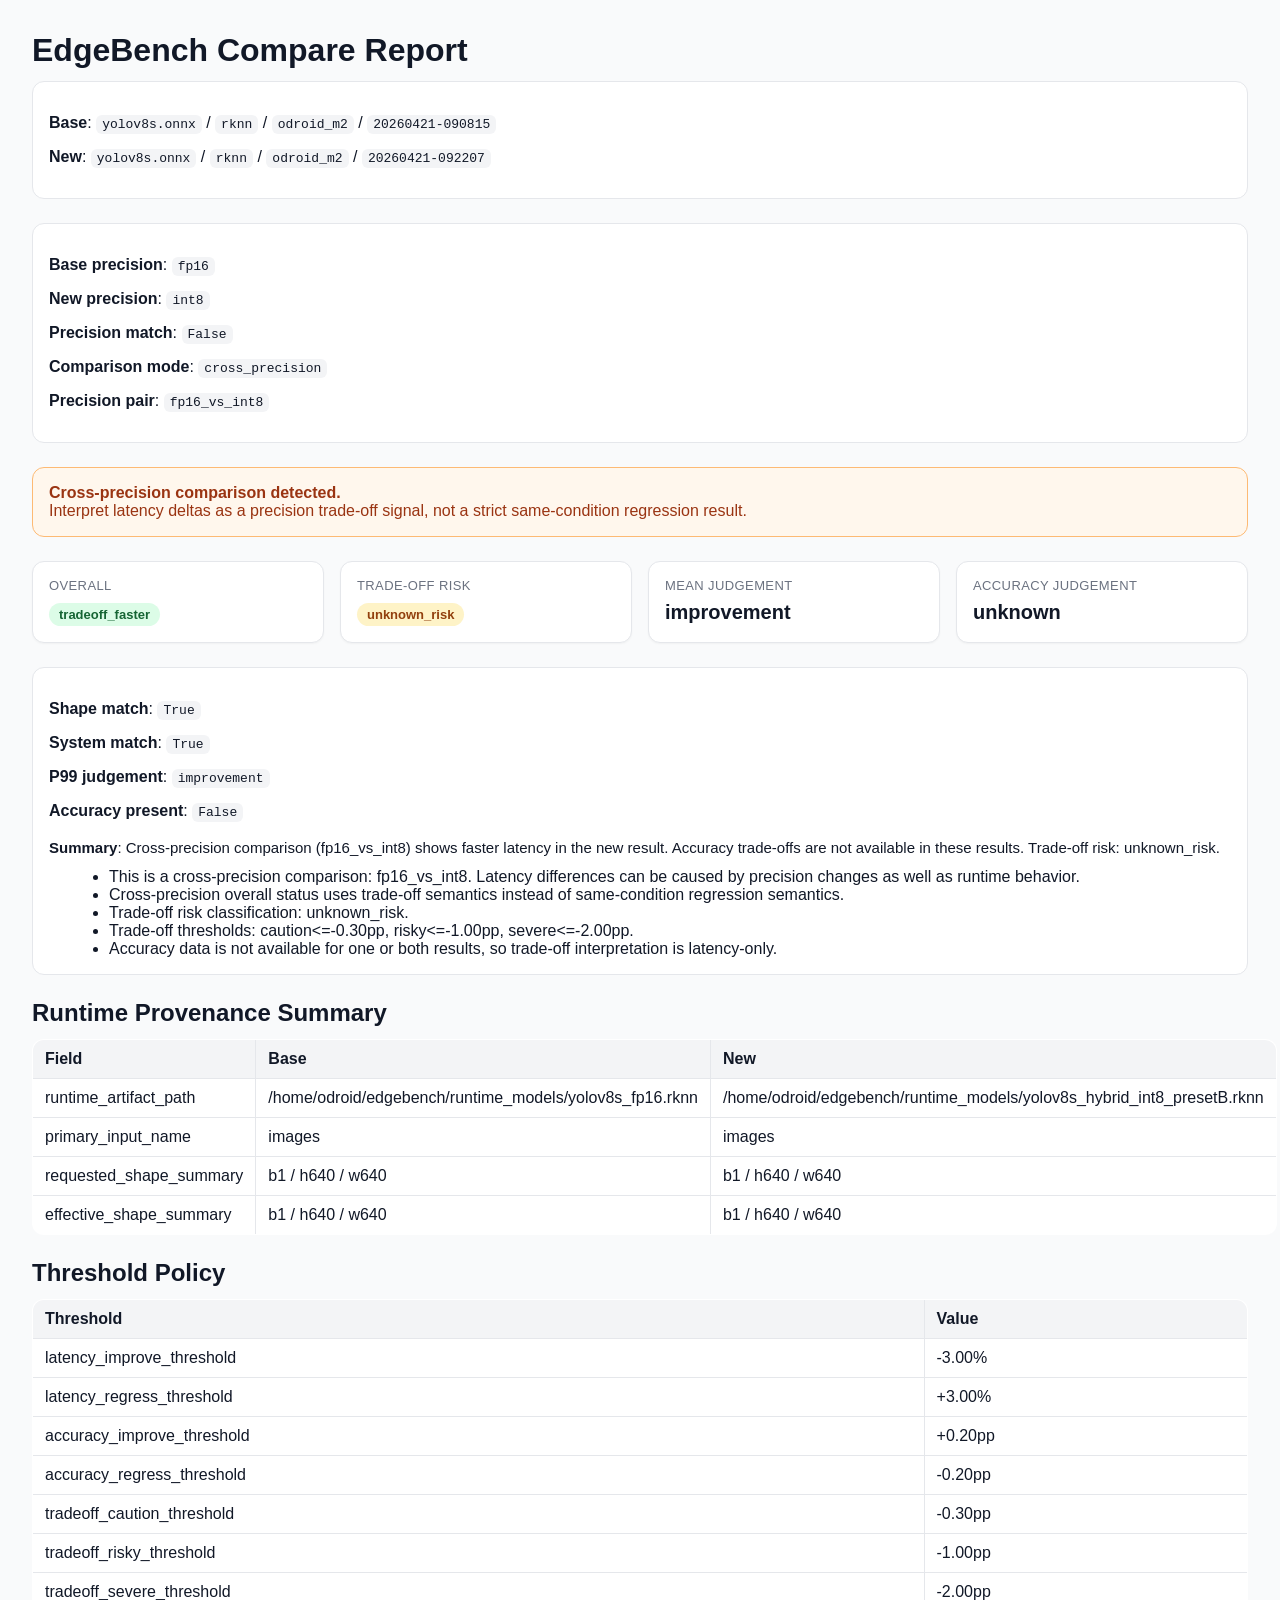
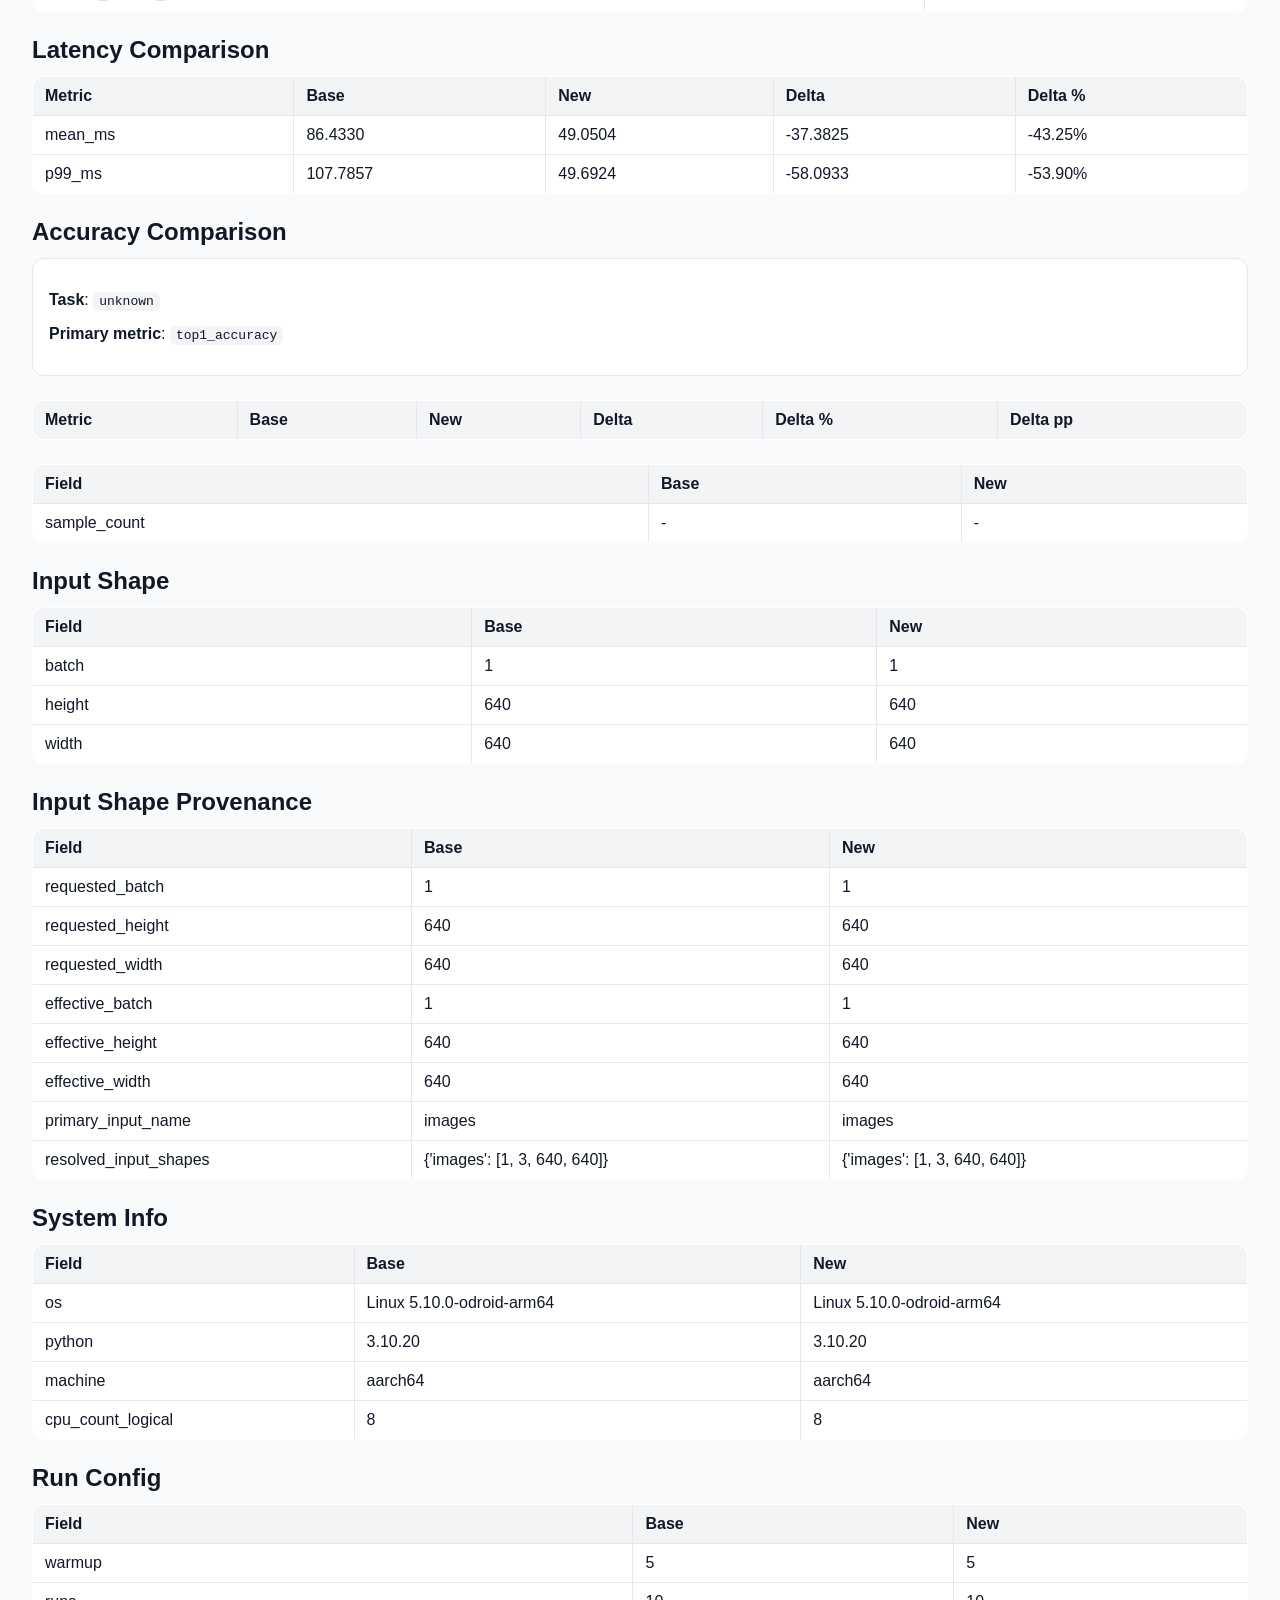
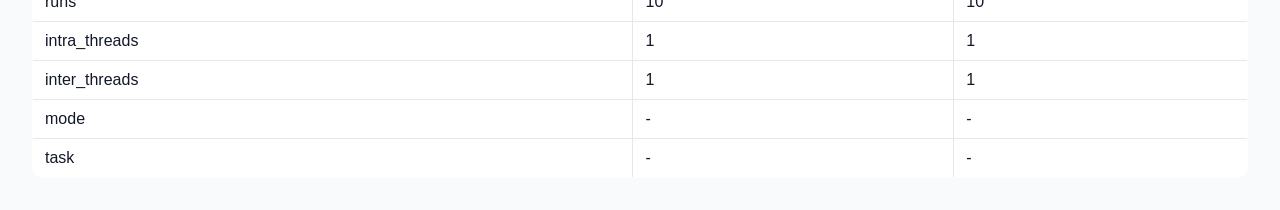
<file: benchmarks/rknn_odroid_m2_reports/yolov8s_rknn_fp16_vs_int8_compare.html>
<!doctype html>
<html lang="en">
<head>
  <meta charset="utf-8">
  <title>EdgeBench Compare Report</title>
  <style>
    body {
      font-family: -apple-system, BlinkMacSystemFont, "Segoe UI", sans-serif;
      margin: 32px;
      color: #111827;
      background: #f9fafb;
    }
    h1, h2 {
      color: #111827;
      margin-bottom: 12px;
    }
    .meta {
      background: white;
      border: 1px solid #e5e7eb;
      border-radius: 12px;
      padding: 16px;
      margin-bottom: 24px;
    }
    .warning {
      background: #fff7ed;
      border: 1px solid #fdba74;
      border-radius: 12px;
      padding: 16px;
      margin-bottom: 24px;
      color: #9a3412;
    }
    .summary {
      font-size: 15px;
      line-height: 1.6;
      margin-top: 8px;
    }
    .card-grid {
      display: grid;
      grid-template-columns: repeat(auto-fit, minmax(220px, 1fr));
      gap: 16px;
      margin-bottom: 24px;
    }
    .card {
      background: white;
      border: 1px solid #e5e7eb;
      border-radius: 12px;
      padding: 16px;
      box-shadow: 0 1px 2px rgba(0, 0, 0, 0.04);
    }
    .card-title {
      font-size: 13px;
      color: #6b7280;
      margin-bottom: 8px;
      text-transform: uppercase;
      letter-spacing: 0.03em;
    }
    .card-value {
      font-size: 20px;
      font-weight: 700;
      color: #111827;
    }
    .badge {
      display: inline-block;
      padding: 4px 10px;
      border-radius: 999px;
      font-size: 13px;
      font-weight: 600;
    }
    .badge-good {
      background: #dcfce7;
      color: #166534;
    }
    .badge-warn {
      background: #fef3c7;
      color: #92400e;
    }
    .badge-bad {
      background: #fee2e2;
      color: #991b1b;
    }
    .badge-neutral {
      background: #e5e7eb;
      color: #374151;
    }
    table {
      width: 100%;
      border-collapse: collapse;
      background: white;
      margin-bottom: 24px;
      border: 1px solid #e5e7eb;
      border-radius: 12px;
      overflow: hidden;
    }
    th, td {
      border: 1px solid #e5e7eb;
      padding: 10px 12px;
      text-align: left;
    }
    th {
      background: #f3f4f6;
    }
    code {
      background: #f3f4f6;
      padding: 2px 6px;
      border-radius: 6px;
    }
    ul {
      margin: 8px 0 0 20px;
    }
  </style>
</head>
<body>
  <h1>EdgeBench Compare Report</h1>

  <div class="meta">
    <p><strong>Base</strong>: <code>yolov8s.onnx</code> / <code>rknn</code> / <code>odroid_m2</code> / <code>20260421-090815</code></p>
    <p><strong>New</strong>: <code>yolov8s.onnx</code> / <code>rknn</code> / <code>odroid_m2</code> / <code>20260421-092207</code></p>
  </div>

  <div class="meta">
    <p><strong>Base precision</strong>: <code>fp16</code></p>
    <p><strong>New precision</strong>: <code>int8</code></p>
    <p><strong>Precision match</strong>: <code>False</code></p>
    <p><strong>Comparison mode</strong>: <code>cross_precision</code></p>
    <p><strong>Precision pair</strong>: <code>fp16_vs_int8</code></p>
  </div>

  
        <div class="warning">
          <strong>Cross-precision comparison detected.</strong>
          <div>
            Interpret latency deltas as a precision trade-off signal, not a strict same-condition regression result.
          </div>
        </div>
        

  <div class="card-grid">
    <div class="card">
      <div class="card-title">Overall</div>
      <div class="card-value"><span class="badge badge-good">tradeoff_faster</span></div>
    </div>
    <div class="card">
      <div class="card-title">Trade-off Risk</div>
      <div class="card-value"><span class="badge badge-warn">unknown_risk</span></div>
    </div>
    <div class="card">
      <div class="card-title">Mean Judgement</div>
      <div class="card-value">improvement</div>
    </div>
    <div class="card">
      <div class="card-title">Accuracy Judgement</div>
      <div class="card-value">unknown</div>
    </div>
  </div>

  <div class="meta">
    <p><strong>Shape match</strong>: <code>True</code></p>
    <p><strong>System match</strong>: <code>True</code></p>
    <p><strong>P99 judgement</strong>: <code>improvement</code></p>
    <p><strong>Accuracy present</strong>: <code>False</code></p>
    <div class="summary"><strong>Summary</strong>: Cross-precision comparison (fp16_vs_int8) shows faster latency in the new result. Accuracy trade-offs are not available in these results. Trade-off risk: unknown_risk.</div>
    <ul><li>This is a cross-precision comparison: fp16_vs_int8. Latency differences can be caused by precision changes as well as runtime behavior.</li>
<li>Cross-precision overall status uses trade-off semantics instead of same-condition regression semantics.</li>
<li>Trade-off risk classification: unknown_risk.</li>
<li>Trade-off thresholds: caution&lt;=-0.30pp, risky&lt;=-1.00pp, severe&lt;=-2.00pp.</li>
<li>Accuracy data is not available for one or both results, so trade-off interpretation is latency-only.</li></ul>
  </div>

  <h2>Runtime Provenance Summary</h2>
  <table>
    <thead>
      <tr>
        <th>Field</th>
        <th>Base</th>
        <th>New</th>
      </tr>
    </thead>
    <tbody>
      
            <tr>
              <td>runtime_artifact_path</td>
              <td>/home/odroid/edgebench/runtime_models/yolov8s_fp16.rknn</td>
              <td>/home/odroid/edgebench/runtime_models/yolov8s_hybrid_int8_presetB.rknn</td>
            </tr>
            

            <tr>
              <td>primary_input_name</td>
              <td>images</td>
              <td>images</td>
            </tr>
            

            <tr>
              <td>requested_shape_summary</td>
              <td>b1 / h640 / w640</td>
              <td>b1 / h640 / w640</td>
            </tr>
            

            <tr>
              <td>effective_shape_summary</td>
              <td>b1 / h640 / w640</td>
              <td>b1 / h640 / w640</td>
            </tr>
            
    </tbody>
  </table>

  <h2>Threshold Policy</h2>
  <table>
    <thead>
      <tr>
        <th>Threshold</th>
        <th>Value</th>
      </tr>
    </thead>
    <tbody>
      
            <tr>
              <td>latency_improve_threshold</td>
              <td>-3.00%</td>
            </tr>
            

            <tr>
              <td>latency_regress_threshold</td>
              <td>+3.00%</td>
            </tr>
            

            <tr>
              <td>accuracy_improve_threshold</td>
              <td>+0.20pp</td>
            </tr>
            

            <tr>
              <td>accuracy_regress_threshold</td>
              <td>-0.20pp</td>
            </tr>
            

            <tr>
              <td>tradeoff_caution_threshold</td>
              <td>-0.30pp</td>
            </tr>
            

            <tr>
              <td>tradeoff_risky_threshold</td>
              <td>-1.00pp</td>
            </tr>
            

            <tr>
              <td>tradeoff_severe_threshold</td>
              <td>-2.00pp</td>
            </tr>
            
    </tbody>
  </table>

  <h2>Latency Comparison</h2>
  <table>
    <thead>
      <tr>
        <th>Metric</th>
        <th>Base</th>
        <th>New</th>
        <th>Delta</th>
        <th>Delta %</th>
      </tr>
    </thead>
    <tbody>
      
            <tr>
              <td>mean_ms</td>
              <td>86.4330</td>
              <td>49.0504</td>
              <td>-37.3825</td>
              <td>-43.25%</td>
            </tr>
            

            <tr>
              <td>p99_ms</td>
              <td>107.7857</td>
              <td>49.6924</td>
              <td>-58.0933</td>
              <td>-53.90%</td>
            </tr>
            
    </tbody>
  </table>

  <h2>Accuracy Comparison</h2>
  <div class="meta">
    <p><strong>Task</strong>: <code>unknown</code></p>
    <p><strong>Primary metric</strong>: <code>top1_accuracy</code></p>
  </div>
  <table>
    <thead>
      <tr>
        <th>Metric</th>
        <th>Base</th>
        <th>New</th>
        <th>Delta</th>
        <th>Delta %</th>
        <th>Delta pp</th>
      </tr>
    </thead>
    <tbody>
      
    </tbody>
  </table>

  <table>
    <thead>
      <tr>
        <th>Field</th>
        <th>Base</th>
        <th>New</th>
      </tr>
    </thead>
    <tbody>
      
            <tr>
              <td>sample_count</td>
              <td>-</td>
              <td>-</td>
            </tr>
            
    </tbody>
  </table>

  <h2>Input Shape</h2>
  <table>
    <thead>
      <tr>
        <th>Field</th>
        <th>Base</th>
        <th>New</th>
      </tr>
    </thead>
    <tbody>
      
            <tr>
              <td>batch</td>
              <td>1</td>
              <td>1</td>
            </tr>
            

            <tr>
              <td>height</td>
              <td>640</td>
              <td>640</td>
            </tr>
            

            <tr>
              <td>width</td>
              <td>640</td>
              <td>640</td>
            </tr>
            
    </tbody>
  </table>

  <h2>Input Shape Provenance</h2>
  <table>
    <thead>
      <tr>
        <th>Field</th>
        <th>Base</th>
        <th>New</th>
      </tr>
    </thead>
    <tbody>
      
            <tr>
              <td>requested_batch</td>
              <td>1</td>
              <td>1</td>
            </tr>
            

            <tr>
              <td>requested_height</td>
              <td>640</td>
              <td>640</td>
            </tr>
            

            <tr>
              <td>requested_width</td>
              <td>640</td>
              <td>640</td>
            </tr>
            

            <tr>
              <td>effective_batch</td>
              <td>1</td>
              <td>1</td>
            </tr>
            

            <tr>
              <td>effective_height</td>
              <td>640</td>
              <td>640</td>
            </tr>
            

            <tr>
              <td>effective_width</td>
              <td>640</td>
              <td>640</td>
            </tr>
            

            <tr>
              <td>primary_input_name</td>
              <td>images</td>
              <td>images</td>
            </tr>
            

            <tr>
              <td>resolved_input_shapes</td>
              <td>{&#x27;images&#x27;: [1, 3, 640, 640]}</td>
              <td>{&#x27;images&#x27;: [1, 3, 640, 640]}</td>
            </tr>
            
    </tbody>
  </table>

  <h2>System Info</h2>
  <table>
    <thead>
      <tr>
        <th>Field</th>
        <th>Base</th>
        <th>New</th>
      </tr>
    </thead>
    <tbody>
      
            <tr>
              <td>os</td>
              <td>Linux 5.10.0-odroid-arm64</td>
              <td>Linux 5.10.0-odroid-arm64</td>
            </tr>
            

            <tr>
              <td>python</td>
              <td>3.10.20</td>
              <td>3.10.20</td>
            </tr>
            

            <tr>
              <td>machine</td>
              <td>aarch64</td>
              <td>aarch64</td>
            </tr>
            

            <tr>
              <td>cpu_count_logical</td>
              <td>8</td>
              <td>8</td>
            </tr>
            
    </tbody>
  </table>

  <h2>Run Config</h2>
  <table>
    <thead>
      <tr>
        <th>Field</th>
        <th>Base</th>
        <th>New</th>
      </tr>
    </thead>
    <tbody>
      
            <tr>
              <td>warmup</td>
              <td>5</td>
              <td>5</td>
            </tr>
            

            <tr>
              <td>runs</td>
              <td>10</td>
              <td>10</td>
            </tr>
            

            <tr>
              <td>intra_threads</td>
              <td>1</td>
              <td>1</td>
            </tr>
            

            <tr>
              <td>inter_threads</td>
              <td>1</td>
              <td>1</td>
            </tr>
            

            <tr>
              <td>mode</td>
              <td>-</td>
              <td>-</td>
            </tr>
            

            <tr>
              <td>task</td>
              <td>-</td>
              <td>-</td>
            </tr>
            
    </tbody>
  </table>
</body>
</html>
</file>
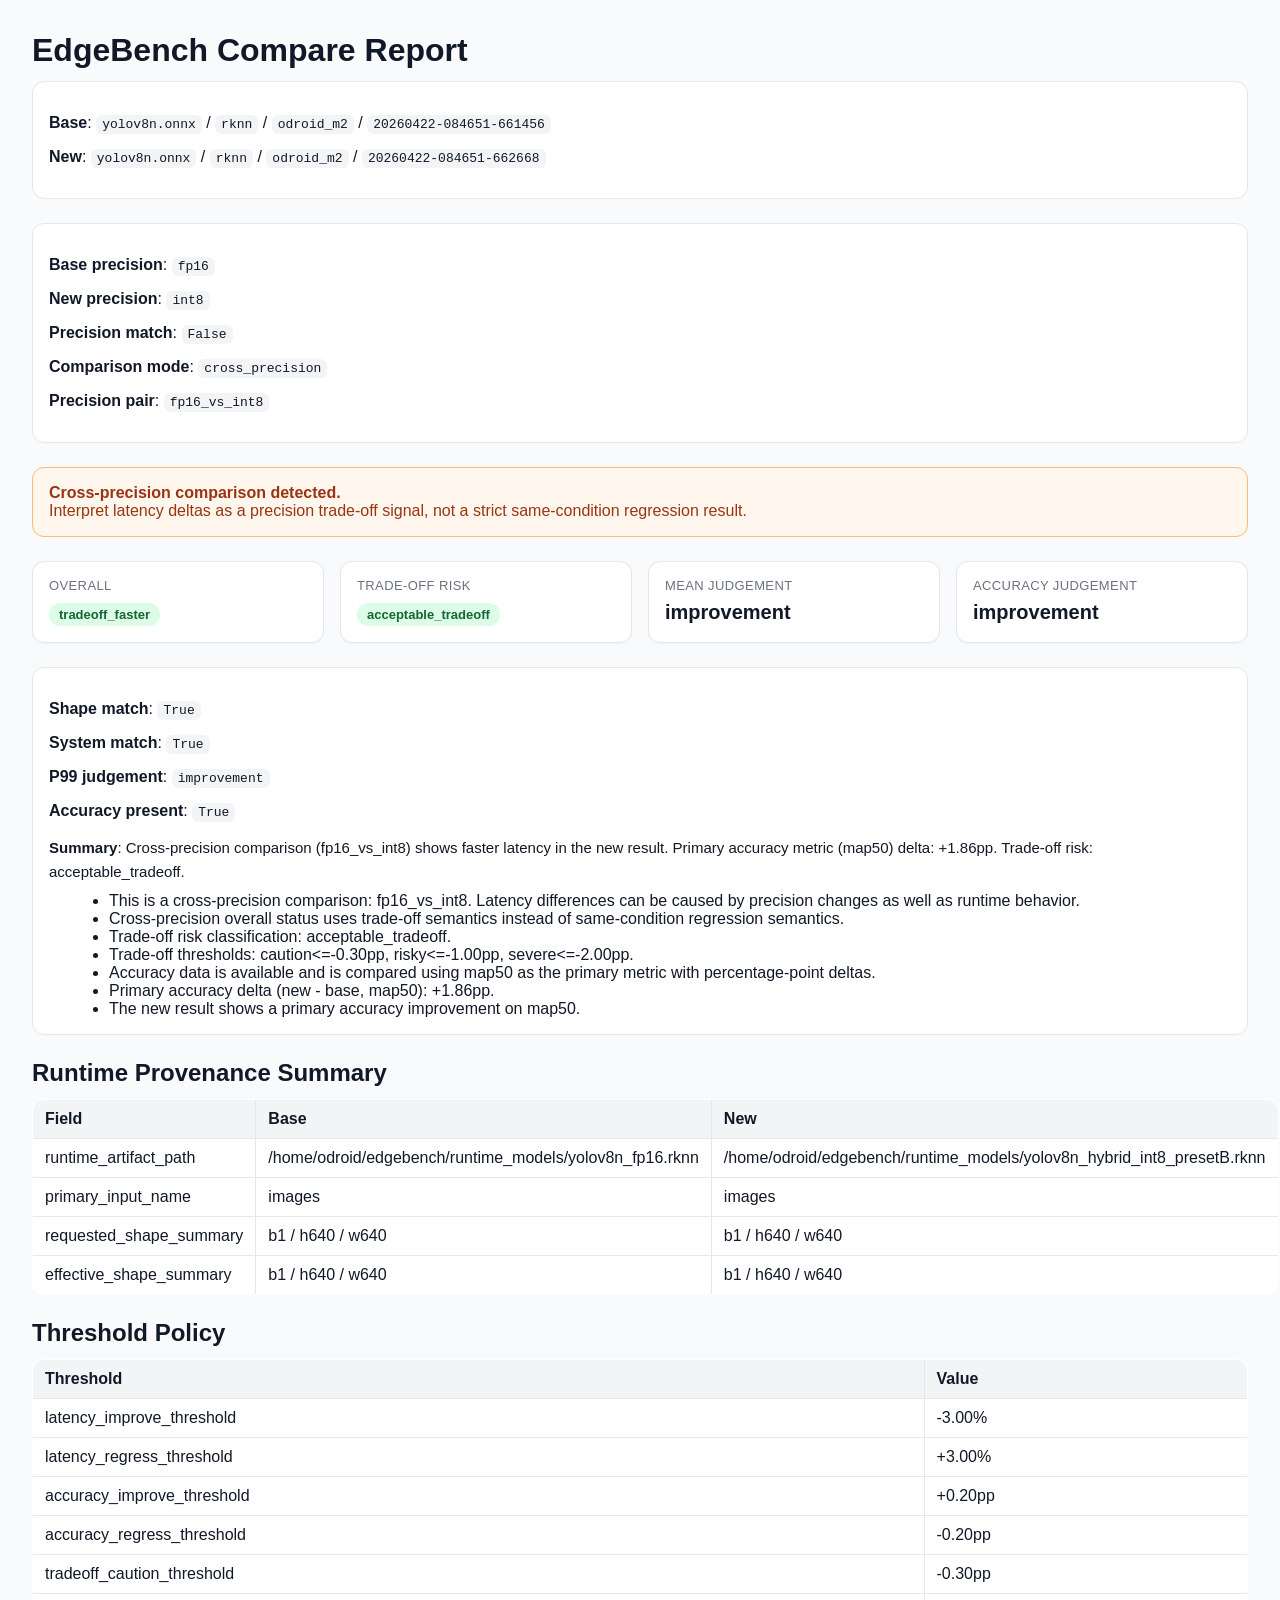
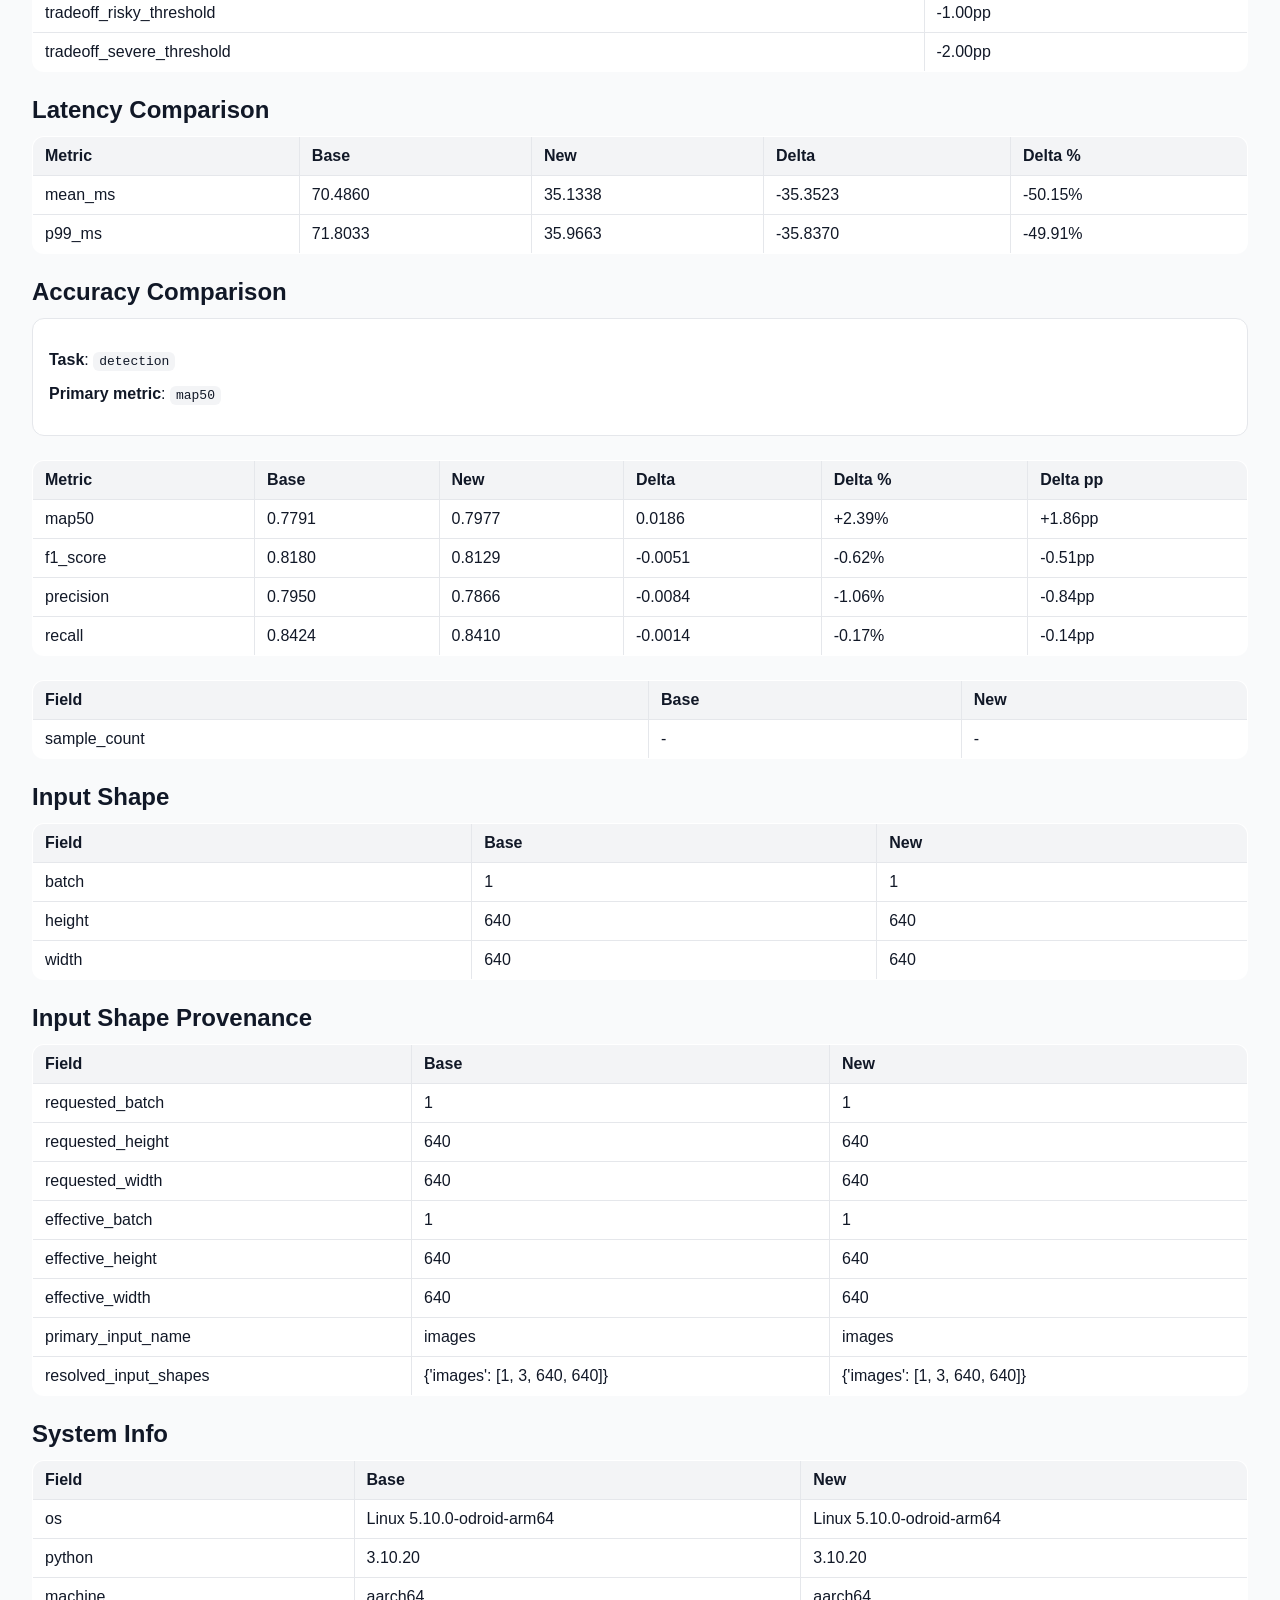
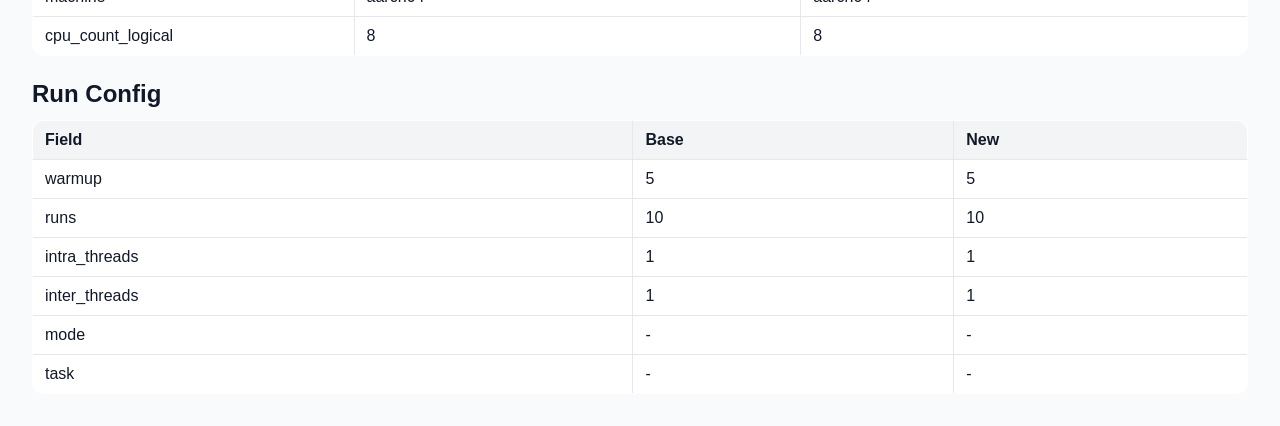
<file: benchmarks/rknn_odroid_m2_reports_enriched/yolov8n_rknn_enriched_compare.html>
<!doctype html>
<html lang="en">
<head>
  <meta charset="utf-8">
  <title>EdgeBench Compare Report</title>
  <style>
    body {
      font-family: -apple-system, BlinkMacSystemFont, "Segoe UI", sans-serif;
      margin: 32px;
      color: #111827;
      background: #f9fafb;
    }
    h1, h2 {
      color: #111827;
      margin-bottom: 12px;
    }
    .meta {
      background: white;
      border: 1px solid #e5e7eb;
      border-radius: 12px;
      padding: 16px;
      margin-bottom: 24px;
    }
    .warning {
      background: #fff7ed;
      border: 1px solid #fdba74;
      border-radius: 12px;
      padding: 16px;
      margin-bottom: 24px;
      color: #9a3412;
    }
    .summary {
      font-size: 15px;
      line-height: 1.6;
      margin-top: 8px;
    }
    .card-grid {
      display: grid;
      grid-template-columns: repeat(auto-fit, minmax(220px, 1fr));
      gap: 16px;
      margin-bottom: 24px;
    }
    .card {
      background: white;
      border: 1px solid #e5e7eb;
      border-radius: 12px;
      padding: 16px;
      box-shadow: 0 1px 2px rgba(0, 0, 0, 0.04);
    }
    .card-title {
      font-size: 13px;
      color: #6b7280;
      margin-bottom: 8px;
      text-transform: uppercase;
      letter-spacing: 0.03em;
    }
    .card-value {
      font-size: 20px;
      font-weight: 700;
      color: #111827;
    }
    .badge {
      display: inline-block;
      padding: 4px 10px;
      border-radius: 999px;
      font-size: 13px;
      font-weight: 600;
    }
    .badge-good {
      background: #dcfce7;
      color: #166534;
    }
    .badge-warn {
      background: #fef3c7;
      color: #92400e;
    }
    .badge-bad {
      background: #fee2e2;
      color: #991b1b;
    }
    .badge-neutral {
      background: #e5e7eb;
      color: #374151;
    }
    table {
      width: 100%;
      border-collapse: collapse;
      background: white;
      margin-bottom: 24px;
      border: 1px solid #e5e7eb;
      border-radius: 12px;
      overflow: hidden;
    }
    th, td {
      border: 1px solid #e5e7eb;
      padding: 10px 12px;
      text-align: left;
    }
    th {
      background: #f3f4f6;
    }
    code {
      background: #f3f4f6;
      padding: 2px 6px;
      border-radius: 6px;
    }
    ul {
      margin: 8px 0 0 20px;
    }
  </style>
</head>
<body>
  <h1>EdgeBench Compare Report</h1>

  <div class="meta">
    <p><strong>Base</strong>: <code>yolov8n.onnx</code> / <code>rknn</code> / <code>odroid_m2</code> / <code>20260422-084651-661456</code></p>
    <p><strong>New</strong>: <code>yolov8n.onnx</code> / <code>rknn</code> / <code>odroid_m2</code> / <code>20260422-084651-662668</code></p>
  </div>

  <div class="meta">
    <p><strong>Base precision</strong>: <code>fp16</code></p>
    <p><strong>New precision</strong>: <code>int8</code></p>
    <p><strong>Precision match</strong>: <code>False</code></p>
    <p><strong>Comparison mode</strong>: <code>cross_precision</code></p>
    <p><strong>Precision pair</strong>: <code>fp16_vs_int8</code></p>
  </div>

  
        <div class="warning">
          <strong>Cross-precision comparison detected.</strong>
          <div>
            Interpret latency deltas as a precision trade-off signal, not a strict same-condition regression result.
          </div>
        </div>
        

  <div class="card-grid">
    <div class="card">
      <div class="card-title">Overall</div>
      <div class="card-value"><span class="badge badge-good">tradeoff_faster</span></div>
    </div>
    <div class="card">
      <div class="card-title">Trade-off Risk</div>
      <div class="card-value"><span class="badge badge-good">acceptable_tradeoff</span></div>
    </div>
    <div class="card">
      <div class="card-title">Mean Judgement</div>
      <div class="card-value">improvement</div>
    </div>
    <div class="card">
      <div class="card-title">Accuracy Judgement</div>
      <div class="card-value">improvement</div>
    </div>
  </div>

  <div class="meta">
    <p><strong>Shape match</strong>: <code>True</code></p>
    <p><strong>System match</strong>: <code>True</code></p>
    <p><strong>P99 judgement</strong>: <code>improvement</code></p>
    <p><strong>Accuracy present</strong>: <code>True</code></p>
    <div class="summary"><strong>Summary</strong>: Cross-precision comparison (fp16_vs_int8) shows faster latency in the new result. Primary accuracy metric (map50) delta: +1.86pp. Trade-off risk: acceptable_tradeoff.</div>
    <ul><li>This is a cross-precision comparison: fp16_vs_int8. Latency differences can be caused by precision changes as well as runtime behavior.</li>
<li>Cross-precision overall status uses trade-off semantics instead of same-condition regression semantics.</li>
<li>Trade-off risk classification: acceptable_tradeoff.</li>
<li>Trade-off thresholds: caution&lt;=-0.30pp, risky&lt;=-1.00pp, severe&lt;=-2.00pp.</li>
<li>Accuracy data is available and is compared using map50 as the primary metric with percentage-point deltas.</li>
<li>Primary accuracy delta (new - base, map50): +1.86pp.</li>
<li>The new result shows a primary accuracy improvement on map50.</li></ul>
  </div>

  <h2>Runtime Provenance Summary</h2>
  <table>
    <thead>
      <tr>
        <th>Field</th>
        <th>Base</th>
        <th>New</th>
      </tr>
    </thead>
    <tbody>
      
            <tr>
              <td>runtime_artifact_path</td>
              <td>/home/odroid/edgebench/runtime_models/yolov8n_fp16.rknn</td>
              <td>/home/odroid/edgebench/runtime_models/yolov8n_hybrid_int8_presetB.rknn</td>
            </tr>
            

            <tr>
              <td>primary_input_name</td>
              <td>images</td>
              <td>images</td>
            </tr>
            

            <tr>
              <td>requested_shape_summary</td>
              <td>b1 / h640 / w640</td>
              <td>b1 / h640 / w640</td>
            </tr>
            

            <tr>
              <td>effective_shape_summary</td>
              <td>b1 / h640 / w640</td>
              <td>b1 / h640 / w640</td>
            </tr>
            
    </tbody>
  </table>

  <h2>Threshold Policy</h2>
  <table>
    <thead>
      <tr>
        <th>Threshold</th>
        <th>Value</th>
      </tr>
    </thead>
    <tbody>
      
            <tr>
              <td>latency_improve_threshold</td>
              <td>-3.00%</td>
            </tr>
            

            <tr>
              <td>latency_regress_threshold</td>
              <td>+3.00%</td>
            </tr>
            

            <tr>
              <td>accuracy_improve_threshold</td>
              <td>+0.20pp</td>
            </tr>
            

            <tr>
              <td>accuracy_regress_threshold</td>
              <td>-0.20pp</td>
            </tr>
            

            <tr>
              <td>tradeoff_caution_threshold</td>
              <td>-0.30pp</td>
            </tr>
            

            <tr>
              <td>tradeoff_risky_threshold</td>
              <td>-1.00pp</td>
            </tr>
            

            <tr>
              <td>tradeoff_severe_threshold</td>
              <td>-2.00pp</td>
            </tr>
            
    </tbody>
  </table>

  <h2>Latency Comparison</h2>
  <table>
    <thead>
      <tr>
        <th>Metric</th>
        <th>Base</th>
        <th>New</th>
        <th>Delta</th>
        <th>Delta %</th>
      </tr>
    </thead>
    <tbody>
      
            <tr>
              <td>mean_ms</td>
              <td>70.4860</td>
              <td>35.1338</td>
              <td>-35.3523</td>
              <td>-50.15%</td>
            </tr>
            

            <tr>
              <td>p99_ms</td>
              <td>71.8033</td>
              <td>35.9663</td>
              <td>-35.8370</td>
              <td>-49.91%</td>
            </tr>
            
    </tbody>
  </table>

  <h2>Accuracy Comparison</h2>
  <div class="meta">
    <p><strong>Task</strong>: <code>detection</code></p>
    <p><strong>Primary metric</strong>: <code>map50</code></p>
  </div>
  <table>
    <thead>
      <tr>
        <th>Metric</th>
        <th>Base</th>
        <th>New</th>
        <th>Delta</th>
        <th>Delta %</th>
        <th>Delta pp</th>
      </tr>
    </thead>
    <tbody>
      
            <tr>
              <td>map50</td>
              <td>0.7791</td>
              <td>0.7977</td>
              <td>0.0186</td>
              <td>+2.39%</td>
              <td>+1.86pp</td>
            </tr>
            

            <tr>
              <td>f1_score</td>
              <td>0.8180</td>
              <td>0.8129</td>
              <td>-0.0051</td>
              <td>-0.62%</td>
              <td>-0.51pp</td>
            </tr>
            

            <tr>
              <td>precision</td>
              <td>0.7950</td>
              <td>0.7866</td>
              <td>-0.0084</td>
              <td>-1.06%</td>
              <td>-0.84pp</td>
            </tr>
            

            <tr>
              <td>recall</td>
              <td>0.8424</td>
              <td>0.8410</td>
              <td>-0.0014</td>
              <td>-0.17%</td>
              <td>-0.14pp</td>
            </tr>
            
    </tbody>
  </table>

  <table>
    <thead>
      <tr>
        <th>Field</th>
        <th>Base</th>
        <th>New</th>
      </tr>
    </thead>
    <tbody>
      
            <tr>
              <td>sample_count</td>
              <td>-</td>
              <td>-</td>
            </tr>
            
    </tbody>
  </table>

  <h2>Input Shape</h2>
  <table>
    <thead>
      <tr>
        <th>Field</th>
        <th>Base</th>
        <th>New</th>
      </tr>
    </thead>
    <tbody>
      
            <tr>
              <td>batch</td>
              <td>1</td>
              <td>1</td>
            </tr>
            

            <tr>
              <td>height</td>
              <td>640</td>
              <td>640</td>
            </tr>
            

            <tr>
              <td>width</td>
              <td>640</td>
              <td>640</td>
            </tr>
            
    </tbody>
  </table>

  <h2>Input Shape Provenance</h2>
  <table>
    <thead>
      <tr>
        <th>Field</th>
        <th>Base</th>
        <th>New</th>
      </tr>
    </thead>
    <tbody>
      
            <tr>
              <td>requested_batch</td>
              <td>1</td>
              <td>1</td>
            </tr>
            

            <tr>
              <td>requested_height</td>
              <td>640</td>
              <td>640</td>
            </tr>
            

            <tr>
              <td>requested_width</td>
              <td>640</td>
              <td>640</td>
            </tr>
            

            <tr>
              <td>effective_batch</td>
              <td>1</td>
              <td>1</td>
            </tr>
            

            <tr>
              <td>effective_height</td>
              <td>640</td>
              <td>640</td>
            </tr>
            

            <tr>
              <td>effective_width</td>
              <td>640</td>
              <td>640</td>
            </tr>
            

            <tr>
              <td>primary_input_name</td>
              <td>images</td>
              <td>images</td>
            </tr>
            

            <tr>
              <td>resolved_input_shapes</td>
              <td>{&#x27;images&#x27;: [1, 3, 640, 640]}</td>
              <td>{&#x27;images&#x27;: [1, 3, 640, 640]}</td>
            </tr>
            
    </tbody>
  </table>

  <h2>System Info</h2>
  <table>
    <thead>
      <tr>
        <th>Field</th>
        <th>Base</th>
        <th>New</th>
      </tr>
    </thead>
    <tbody>
      
            <tr>
              <td>os</td>
              <td>Linux 5.10.0-odroid-arm64</td>
              <td>Linux 5.10.0-odroid-arm64</td>
            </tr>
            

            <tr>
              <td>python</td>
              <td>3.10.20</td>
              <td>3.10.20</td>
            </tr>
            

            <tr>
              <td>machine</td>
              <td>aarch64</td>
              <td>aarch64</td>
            </tr>
            

            <tr>
              <td>cpu_count_logical</td>
              <td>8</td>
              <td>8</td>
            </tr>
            
    </tbody>
  </table>

  <h2>Run Config</h2>
  <table>
    <thead>
      <tr>
        <th>Field</th>
        <th>Base</th>
        <th>New</th>
      </tr>
    </thead>
    <tbody>
      
            <tr>
              <td>warmup</td>
              <td>5</td>
              <td>5</td>
            </tr>
            

            <tr>
              <td>runs</td>
              <td>10</td>
              <td>10</td>
            </tr>
            

            <tr>
              <td>intra_threads</td>
              <td>1</td>
              <td>1</td>
            </tr>
            

            <tr>
              <td>inter_threads</td>
              <td>1</td>
              <td>1</td>
            </tr>
            

            <tr>
              <td>mode</td>
              <td>-</td>
              <td>-</td>
            </tr>
            

            <tr>
              <td>task</td>
              <td>-</td>
              <td>-</td>
            </tr>
            
    </tbody>
  </table>
</body>
</html>
</file>
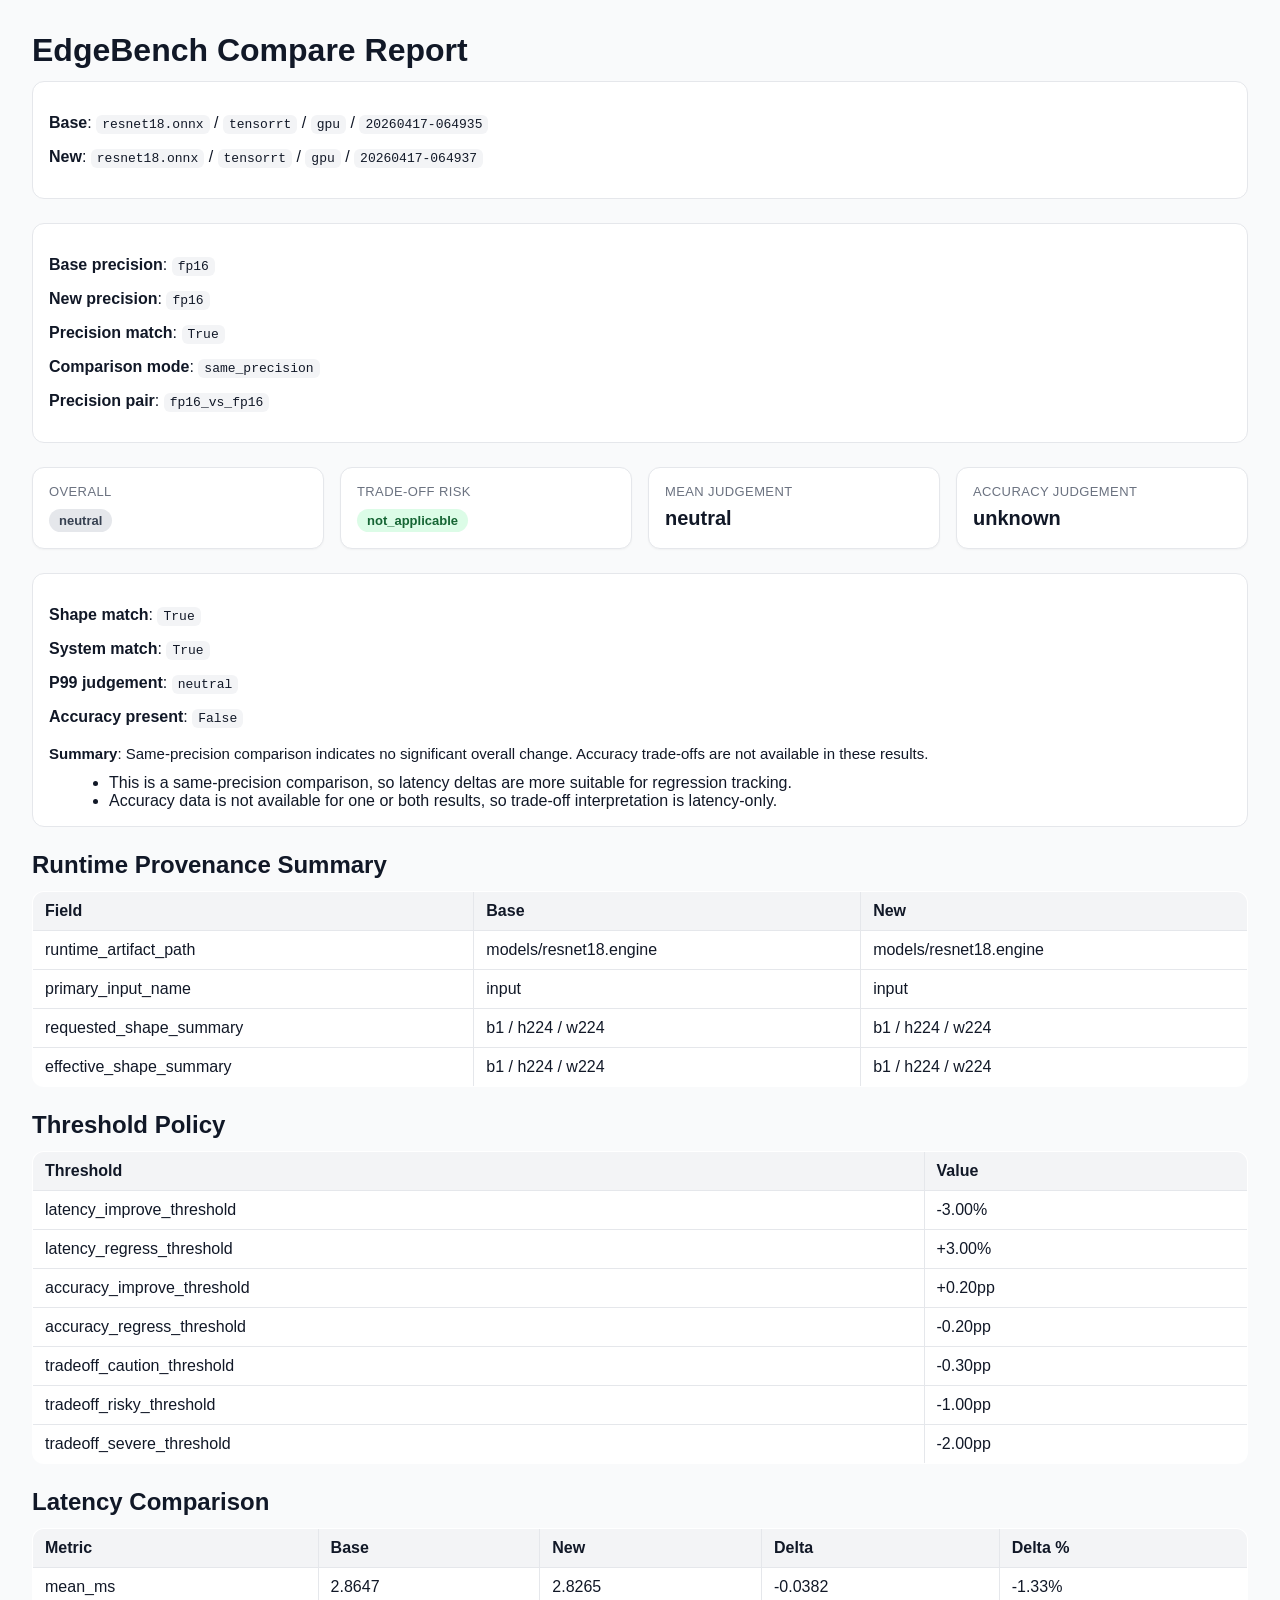
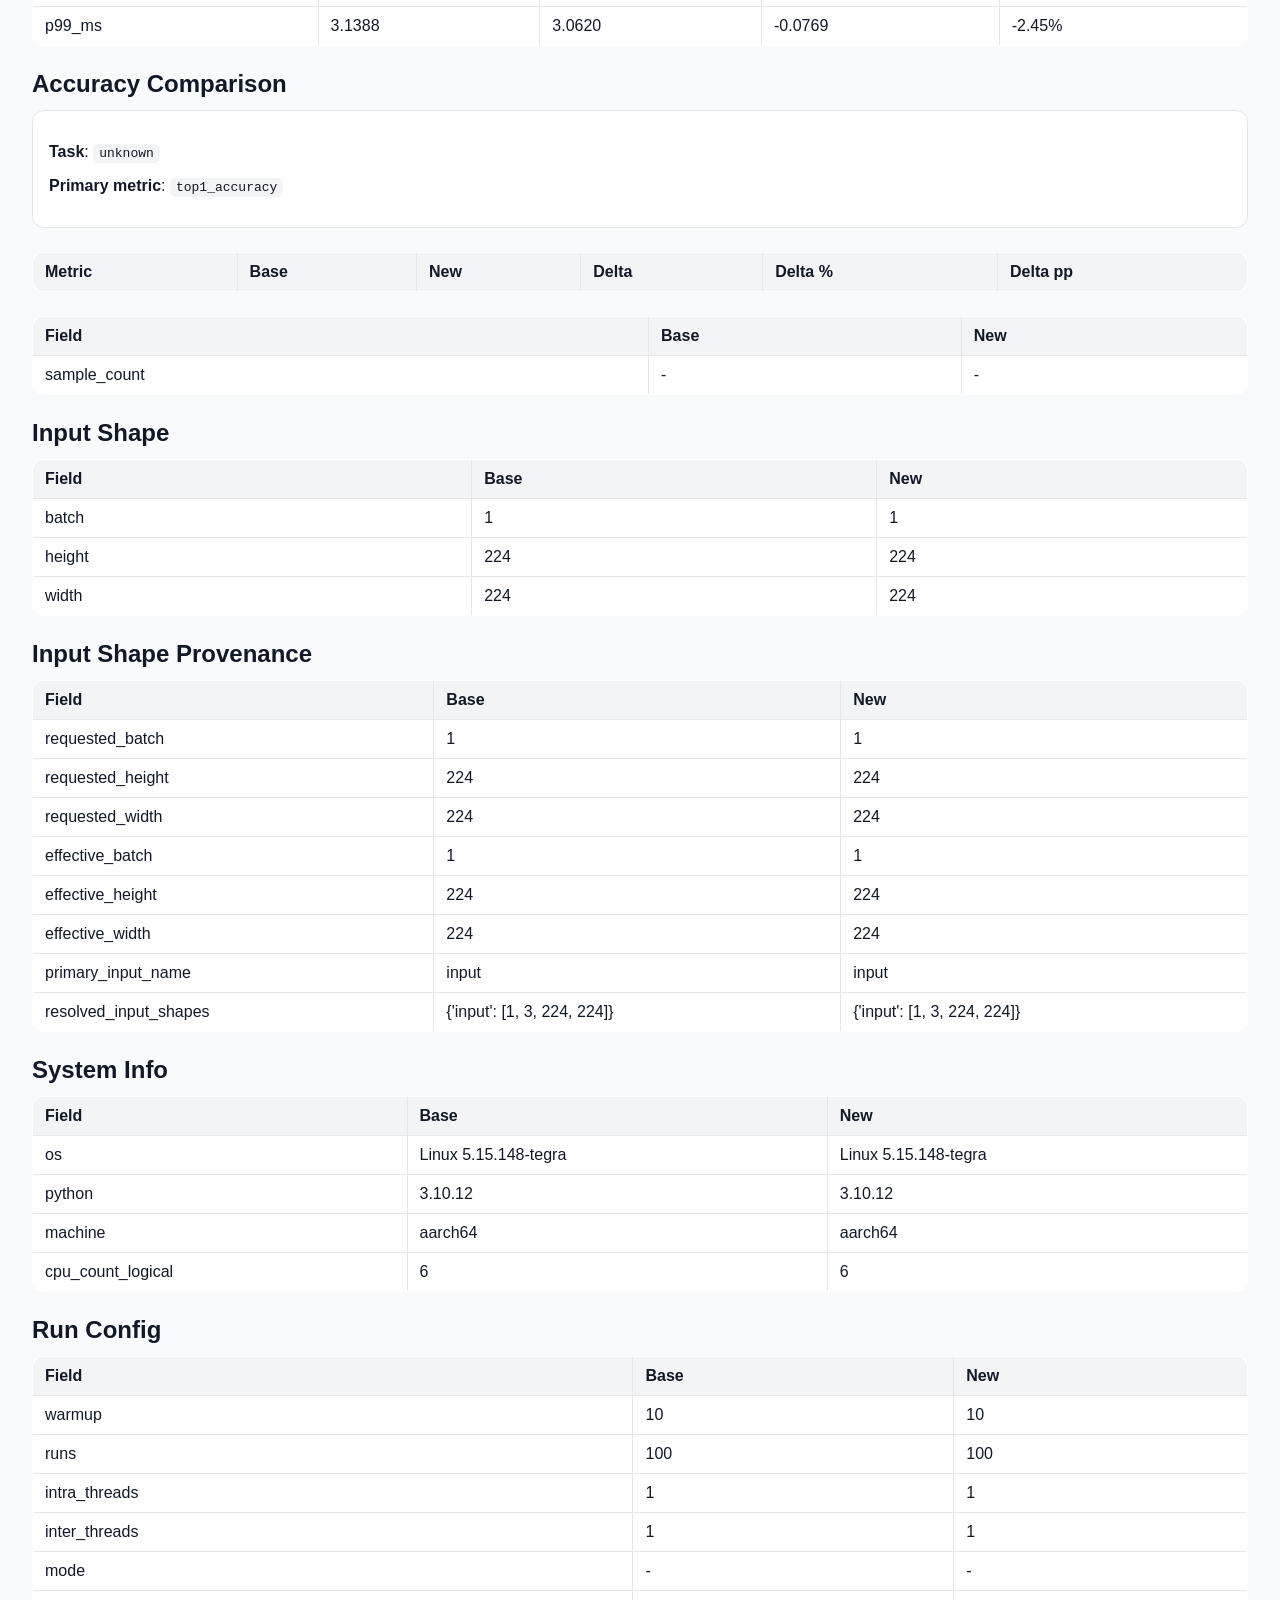
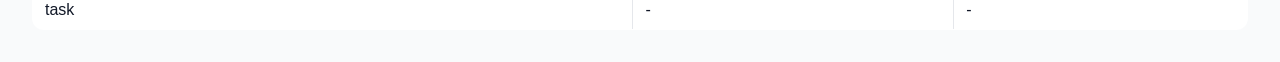
<file: reports/validation/resnet18_tensorrt_latest.html>
<!doctype html>
<html lang="en">
<head>
  <meta charset="utf-8">
  <title>EdgeBench Compare Report</title>
  <style>
    body {
      font-family: -apple-system, BlinkMacSystemFont, "Segoe UI", sans-serif;
      margin: 32px;
      color: #111827;
      background: #f9fafb;
    }
    h1, h2 {
      color: #111827;
      margin-bottom: 12px;
    }
    .meta {
      background: white;
      border: 1px solid #e5e7eb;
      border-radius: 12px;
      padding: 16px;
      margin-bottom: 24px;
    }
    .warning {
      background: #fff7ed;
      border: 1px solid #fdba74;
      border-radius: 12px;
      padding: 16px;
      margin-bottom: 24px;
      color: #9a3412;
    }
    .summary {
      font-size: 15px;
      line-height: 1.6;
      margin-top: 8px;
    }
    .card-grid {
      display: grid;
      grid-template-columns: repeat(auto-fit, minmax(220px, 1fr));
      gap: 16px;
      margin-bottom: 24px;
    }
    .card {
      background: white;
      border: 1px solid #e5e7eb;
      border-radius: 12px;
      padding: 16px;
      box-shadow: 0 1px 2px rgba(0, 0, 0, 0.04);
    }
    .card-title {
      font-size: 13px;
      color: #6b7280;
      margin-bottom: 8px;
      text-transform: uppercase;
      letter-spacing: 0.03em;
    }
    .card-value {
      font-size: 20px;
      font-weight: 700;
      color: #111827;
    }
    .badge {
      display: inline-block;
      padding: 4px 10px;
      border-radius: 999px;
      font-size: 13px;
      font-weight: 600;
    }
    .badge-good {
      background: #dcfce7;
      color: #166534;
    }
    .badge-warn {
      background: #fef3c7;
      color: #92400e;
    }
    .badge-bad {
      background: #fee2e2;
      color: #991b1b;
    }
    .badge-neutral {
      background: #e5e7eb;
      color: #374151;
    }
    table {
      width: 100%;
      border-collapse: collapse;
      background: white;
      margin-bottom: 24px;
      border: 1px solid #e5e7eb;
      border-radius: 12px;
      overflow: hidden;
    }
    th, td {
      border: 1px solid #e5e7eb;
      padding: 10px 12px;
      text-align: left;
    }
    th {
      background: #f3f4f6;
    }
    code {
      background: #f3f4f6;
      padding: 2px 6px;
      border-radius: 6px;
    }
    ul {
      margin: 8px 0 0 20px;
    }
  </style>
</head>
<body>
  <h1>EdgeBench Compare Report</h1>

  <div class="meta">
    <p><strong>Base</strong>: <code>resnet18.onnx</code> / <code>tensorrt</code> / <code>gpu</code> / <code>20260417-064935</code></p>
    <p><strong>New</strong>: <code>resnet18.onnx</code> / <code>tensorrt</code> / <code>gpu</code> / <code>20260417-064937</code></p>
  </div>

  <div class="meta">
    <p><strong>Base precision</strong>: <code>fp16</code></p>
    <p><strong>New precision</strong>: <code>fp16</code></p>
    <p><strong>Precision match</strong>: <code>True</code></p>
    <p><strong>Comparison mode</strong>: <code>same_precision</code></p>
    <p><strong>Precision pair</strong>: <code>fp16_vs_fp16</code></p>
  </div>

  

  <div class="card-grid">
    <div class="card">
      <div class="card-title">Overall</div>
      <div class="card-value"><span class="badge badge-neutral">neutral</span></div>
    </div>
    <div class="card">
      <div class="card-title">Trade-off Risk</div>
      <div class="card-value"><span class="badge badge-good">not_applicable</span></div>
    </div>
    <div class="card">
      <div class="card-title">Mean Judgement</div>
      <div class="card-value">neutral</div>
    </div>
    <div class="card">
      <div class="card-title">Accuracy Judgement</div>
      <div class="card-value">unknown</div>
    </div>
  </div>

  <div class="meta">
    <p><strong>Shape match</strong>: <code>True</code></p>
    <p><strong>System match</strong>: <code>True</code></p>
    <p><strong>P99 judgement</strong>: <code>neutral</code></p>
    <p><strong>Accuracy present</strong>: <code>False</code></p>
    <div class="summary"><strong>Summary</strong>: Same-precision comparison indicates no significant overall change. Accuracy trade-offs are not available in these results.</div>
    <ul><li>This is a same-precision comparison, so latency deltas are more suitable for regression tracking.</li>
<li>Accuracy data is not available for one or both results, so trade-off interpretation is latency-only.</li></ul>
  </div>

  <h2>Runtime Provenance Summary</h2>
  <table>
    <thead>
      <tr>
        <th>Field</th>
        <th>Base</th>
        <th>New</th>
      </tr>
    </thead>
    <tbody>
      
            <tr>
              <td>runtime_artifact_path</td>
              <td>models/resnet18.engine</td>
              <td>models/resnet18.engine</td>
            </tr>
            

            <tr>
              <td>primary_input_name</td>
              <td>input</td>
              <td>input</td>
            </tr>
            

            <tr>
              <td>requested_shape_summary</td>
              <td>b1 / h224 / w224</td>
              <td>b1 / h224 / w224</td>
            </tr>
            

            <tr>
              <td>effective_shape_summary</td>
              <td>b1 / h224 / w224</td>
              <td>b1 / h224 / w224</td>
            </tr>
            
    </tbody>
  </table>

  <h2>Threshold Policy</h2>
  <table>
    <thead>
      <tr>
        <th>Threshold</th>
        <th>Value</th>
      </tr>
    </thead>
    <tbody>
      
            <tr>
              <td>latency_improve_threshold</td>
              <td>-3.00%</td>
            </tr>
            

            <tr>
              <td>latency_regress_threshold</td>
              <td>+3.00%</td>
            </tr>
            

            <tr>
              <td>accuracy_improve_threshold</td>
              <td>+0.20pp</td>
            </tr>
            

            <tr>
              <td>accuracy_regress_threshold</td>
              <td>-0.20pp</td>
            </tr>
            

            <tr>
              <td>tradeoff_caution_threshold</td>
              <td>-0.30pp</td>
            </tr>
            

            <tr>
              <td>tradeoff_risky_threshold</td>
              <td>-1.00pp</td>
            </tr>
            

            <tr>
              <td>tradeoff_severe_threshold</td>
              <td>-2.00pp</td>
            </tr>
            
    </tbody>
  </table>

  <h2>Latency Comparison</h2>
  <table>
    <thead>
      <tr>
        <th>Metric</th>
        <th>Base</th>
        <th>New</th>
        <th>Delta</th>
        <th>Delta %</th>
      </tr>
    </thead>
    <tbody>
      
            <tr>
              <td>mean_ms</td>
              <td>2.8647</td>
              <td>2.8265</td>
              <td>-0.0382</td>
              <td>-1.33%</td>
            </tr>
            

            <tr>
              <td>p99_ms</td>
              <td>3.1388</td>
              <td>3.0620</td>
              <td>-0.0769</td>
              <td>-2.45%</td>
            </tr>
            
    </tbody>
  </table>

  <h2>Accuracy Comparison</h2>
  <div class="meta">
    <p><strong>Task</strong>: <code>unknown</code></p>
    <p><strong>Primary metric</strong>: <code>top1_accuracy</code></p>
  </div>
  <table>
    <thead>
      <tr>
        <th>Metric</th>
        <th>Base</th>
        <th>New</th>
        <th>Delta</th>
        <th>Delta %</th>
        <th>Delta pp</th>
      </tr>
    </thead>
    <tbody>
      
    </tbody>
  </table>

  <table>
    <thead>
      <tr>
        <th>Field</th>
        <th>Base</th>
        <th>New</th>
      </tr>
    </thead>
    <tbody>
      
            <tr>
              <td>sample_count</td>
              <td>-</td>
              <td>-</td>
            </tr>
            
    </tbody>
  </table>

  <h2>Input Shape</h2>
  <table>
    <thead>
      <tr>
        <th>Field</th>
        <th>Base</th>
        <th>New</th>
      </tr>
    </thead>
    <tbody>
      
            <tr>
              <td>batch</td>
              <td>1</td>
              <td>1</td>
            </tr>
            

            <tr>
              <td>height</td>
              <td>224</td>
              <td>224</td>
            </tr>
            

            <tr>
              <td>width</td>
              <td>224</td>
              <td>224</td>
            </tr>
            
    </tbody>
  </table>

  <h2>Input Shape Provenance</h2>
  <table>
    <thead>
      <tr>
        <th>Field</th>
        <th>Base</th>
        <th>New</th>
      </tr>
    </thead>
    <tbody>
      
            <tr>
              <td>requested_batch</td>
              <td>1</td>
              <td>1</td>
            </tr>
            

            <tr>
              <td>requested_height</td>
              <td>224</td>
              <td>224</td>
            </tr>
            

            <tr>
              <td>requested_width</td>
              <td>224</td>
              <td>224</td>
            </tr>
            

            <tr>
              <td>effective_batch</td>
              <td>1</td>
              <td>1</td>
            </tr>
            

            <tr>
              <td>effective_height</td>
              <td>224</td>
              <td>224</td>
            </tr>
            

            <tr>
              <td>effective_width</td>
              <td>224</td>
              <td>224</td>
            </tr>
            

            <tr>
              <td>primary_input_name</td>
              <td>input</td>
              <td>input</td>
            </tr>
            

            <tr>
              <td>resolved_input_shapes</td>
              <td>{&#x27;input&#x27;: [1, 3, 224, 224]}</td>
              <td>{&#x27;input&#x27;: [1, 3, 224, 224]}</td>
            </tr>
            
    </tbody>
  </table>

  <h2>System Info</h2>
  <table>
    <thead>
      <tr>
        <th>Field</th>
        <th>Base</th>
        <th>New</th>
      </tr>
    </thead>
    <tbody>
      
            <tr>
              <td>os</td>
              <td>Linux 5.15.148-tegra</td>
              <td>Linux 5.15.148-tegra</td>
            </tr>
            

            <tr>
              <td>python</td>
              <td>3.10.12</td>
              <td>3.10.12</td>
            </tr>
            

            <tr>
              <td>machine</td>
              <td>aarch64</td>
              <td>aarch64</td>
            </tr>
            

            <tr>
              <td>cpu_count_logical</td>
              <td>6</td>
              <td>6</td>
            </tr>
            
    </tbody>
  </table>

  <h2>Run Config</h2>
  <table>
    <thead>
      <tr>
        <th>Field</th>
        <th>Base</th>
        <th>New</th>
      </tr>
    </thead>
    <tbody>
      
            <tr>
              <td>warmup</td>
              <td>10</td>
              <td>10</td>
            </tr>
            

            <tr>
              <td>runs</td>
              <td>100</td>
              <td>100</td>
            </tr>
            

            <tr>
              <td>intra_threads</td>
              <td>1</td>
              <td>1</td>
            </tr>
            

            <tr>
              <td>inter_threads</td>
              <td>1</td>
              <td>1</td>
            </tr>
            

            <tr>
              <td>mode</td>
              <td>-</td>
              <td>-</td>
            </tr>
            

            <tr>
              <td>task</td>
              <td>-</td>
              <td>-</td>
            </tr>
            
    </tbody>
  </table>
</body>
</html>
</file>
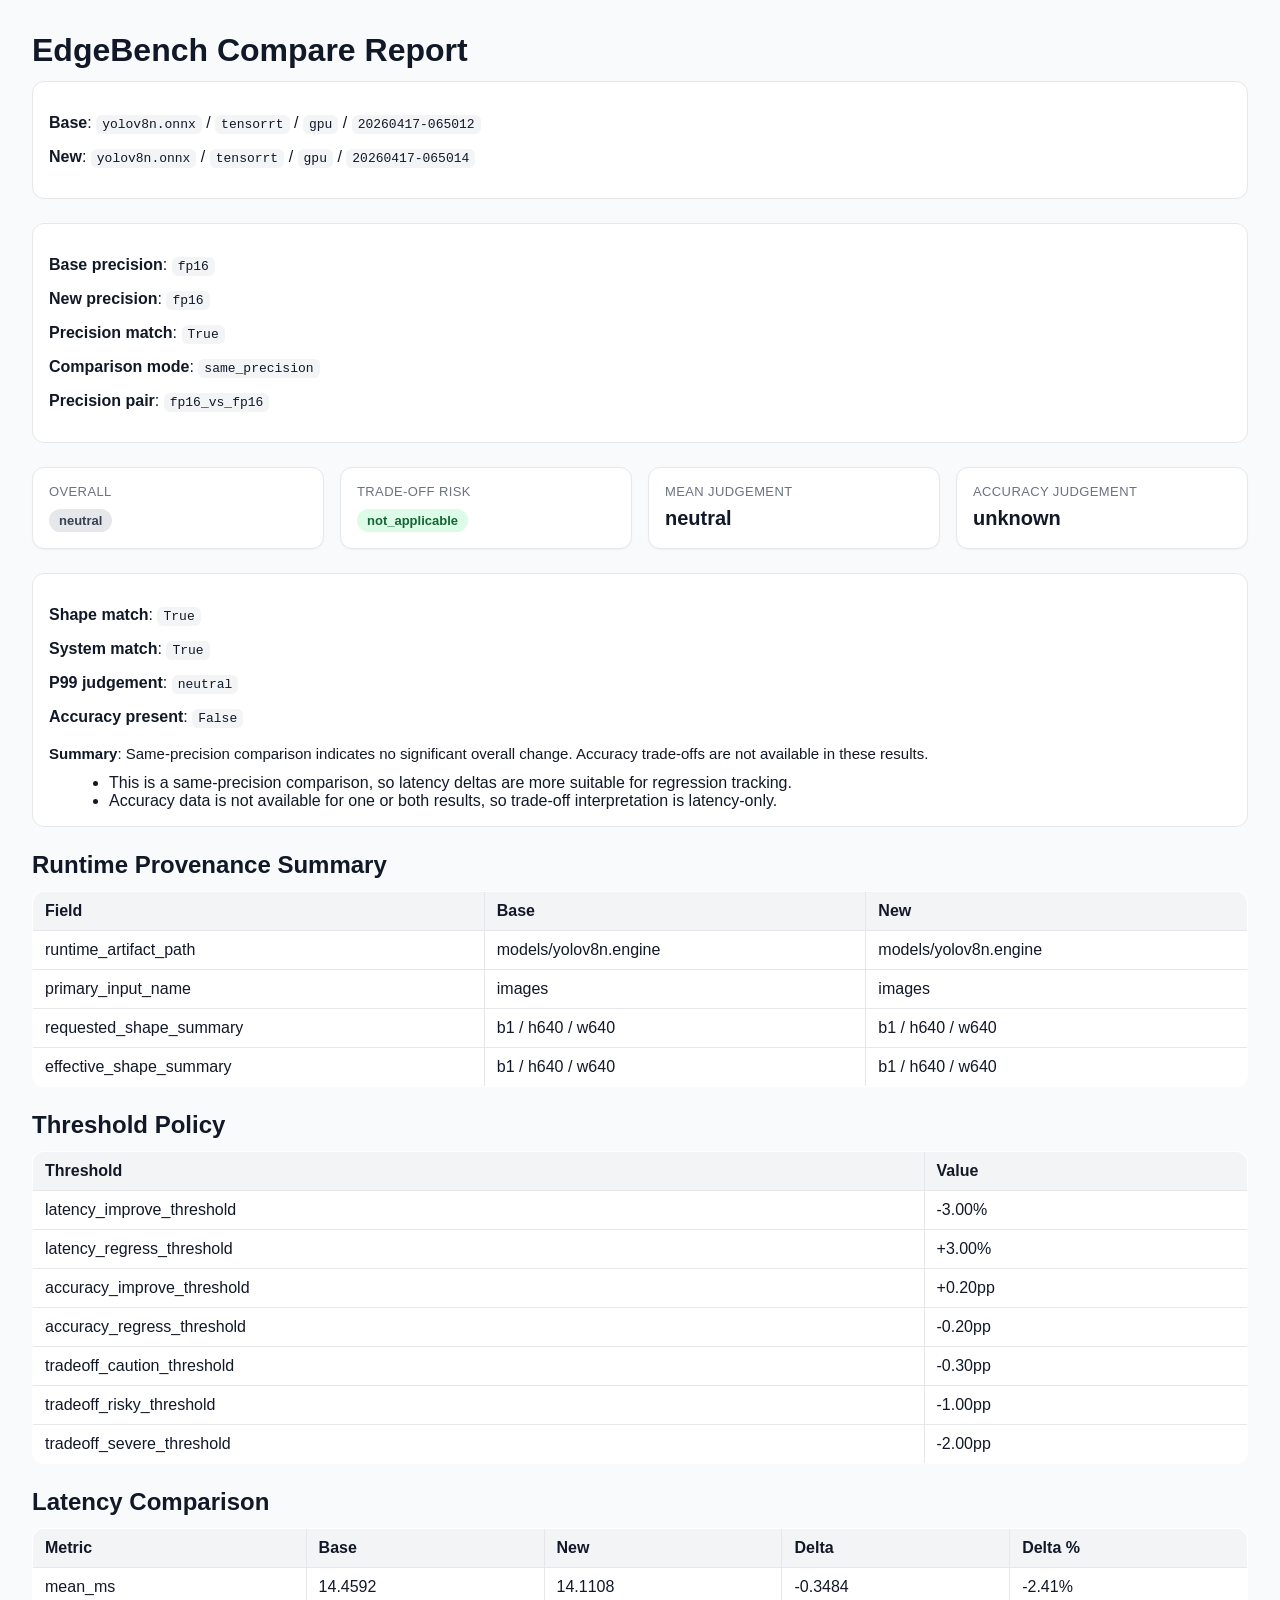
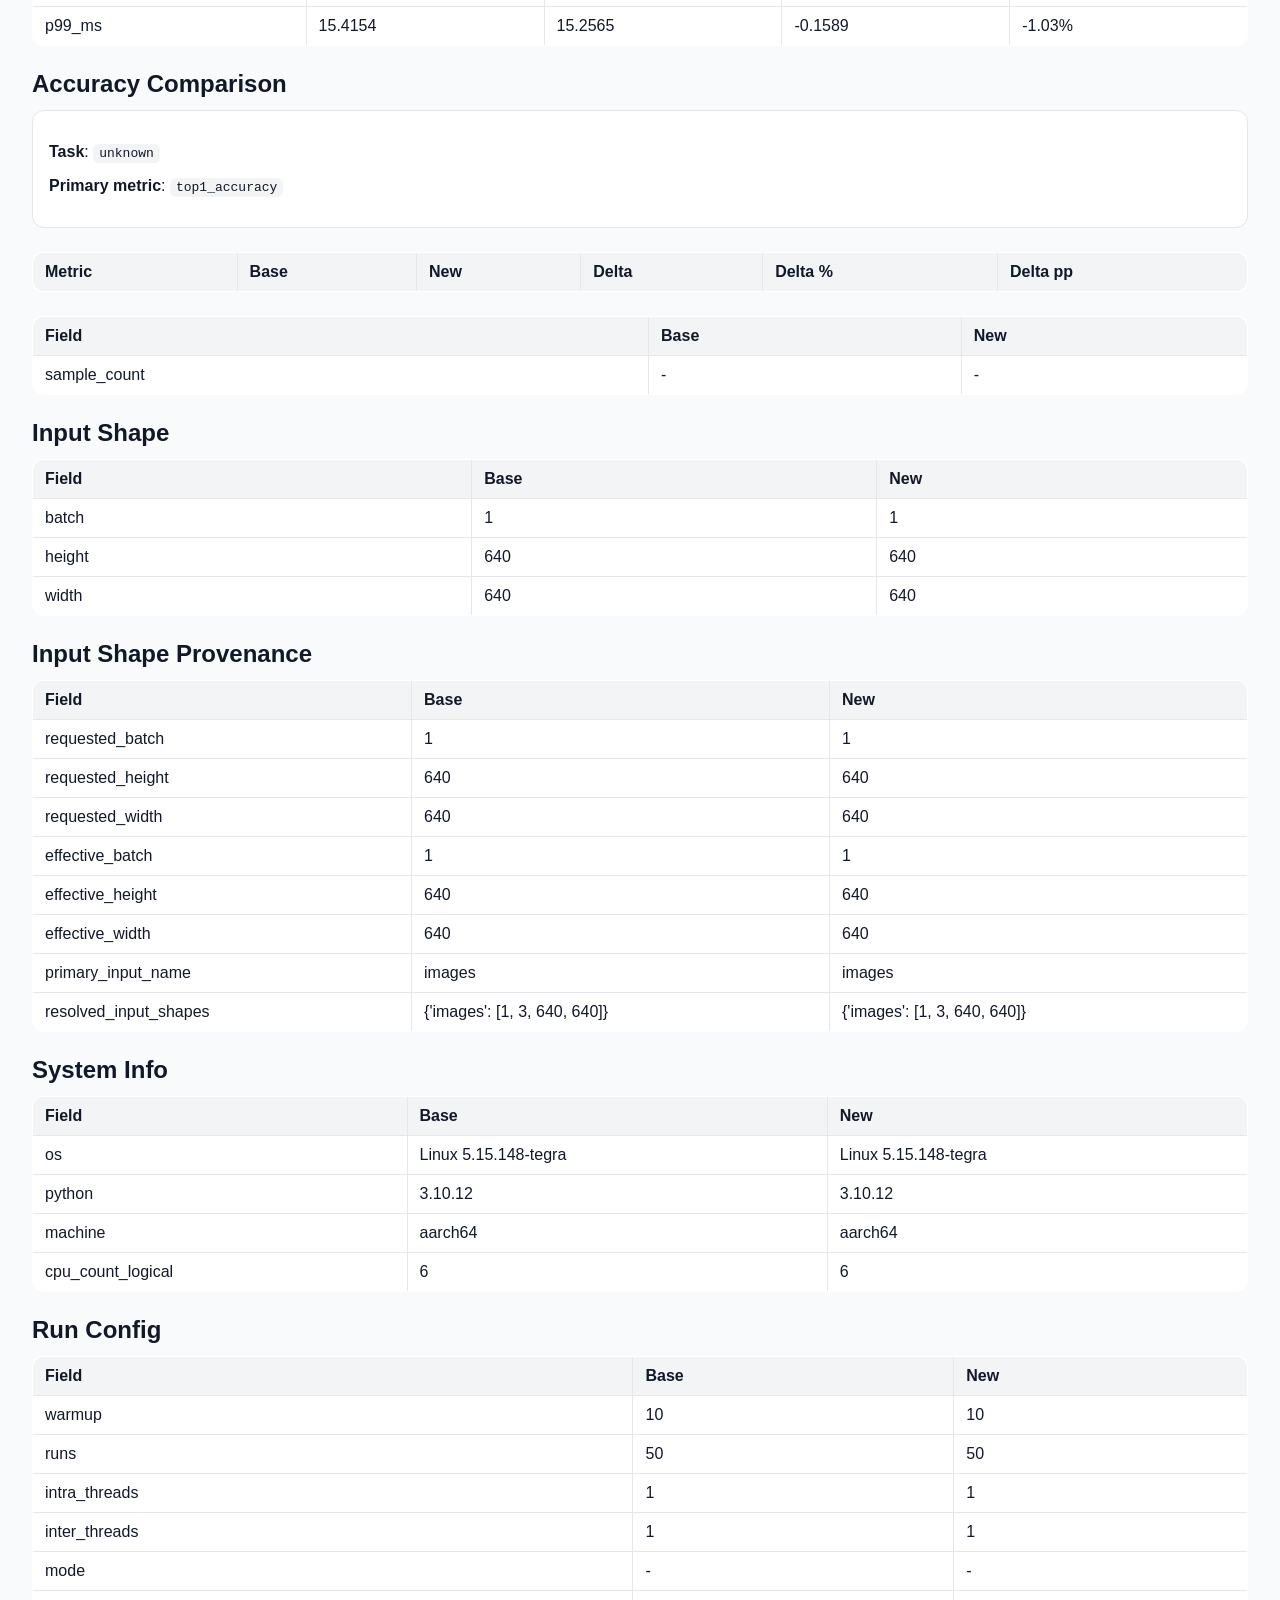
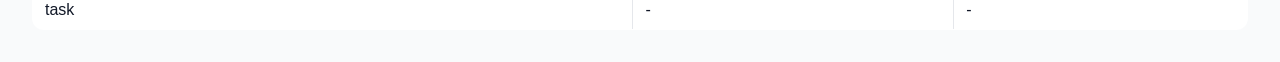
<file: reports/validation/yolov8n_tensorrt_latest.html>
<!doctype html>
<html lang="en">
<head>
  <meta charset="utf-8">
  <title>EdgeBench Compare Report</title>
  <style>
    body {
      font-family: -apple-system, BlinkMacSystemFont, "Segoe UI", sans-serif;
      margin: 32px;
      color: #111827;
      background: #f9fafb;
    }
    h1, h2 {
      color: #111827;
      margin-bottom: 12px;
    }
    .meta {
      background: white;
      border: 1px solid #e5e7eb;
      border-radius: 12px;
      padding: 16px;
      margin-bottom: 24px;
    }
    .warning {
      background: #fff7ed;
      border: 1px solid #fdba74;
      border-radius: 12px;
      padding: 16px;
      margin-bottom: 24px;
      color: #9a3412;
    }
    .summary {
      font-size: 15px;
      line-height: 1.6;
      margin-top: 8px;
    }
    .card-grid {
      display: grid;
      grid-template-columns: repeat(auto-fit, minmax(220px, 1fr));
      gap: 16px;
      margin-bottom: 24px;
    }
    .card {
      background: white;
      border: 1px solid #e5e7eb;
      border-radius: 12px;
      padding: 16px;
      box-shadow: 0 1px 2px rgba(0, 0, 0, 0.04);
    }
    .card-title {
      font-size: 13px;
      color: #6b7280;
      margin-bottom: 8px;
      text-transform: uppercase;
      letter-spacing: 0.03em;
    }
    .card-value {
      font-size: 20px;
      font-weight: 700;
      color: #111827;
    }
    .badge {
      display: inline-block;
      padding: 4px 10px;
      border-radius: 999px;
      font-size: 13px;
      font-weight: 600;
    }
    .badge-good {
      background: #dcfce7;
      color: #166534;
    }
    .badge-warn {
      background: #fef3c7;
      color: #92400e;
    }
    .badge-bad {
      background: #fee2e2;
      color: #991b1b;
    }
    .badge-neutral {
      background: #e5e7eb;
      color: #374151;
    }
    table {
      width: 100%;
      border-collapse: collapse;
      background: white;
      margin-bottom: 24px;
      border: 1px solid #e5e7eb;
      border-radius: 12px;
      overflow: hidden;
    }
    th, td {
      border: 1px solid #e5e7eb;
      padding: 10px 12px;
      text-align: left;
    }
    th {
      background: #f3f4f6;
    }
    code {
      background: #f3f4f6;
      padding: 2px 6px;
      border-radius: 6px;
    }
    ul {
      margin: 8px 0 0 20px;
    }
  </style>
</head>
<body>
  <h1>EdgeBench Compare Report</h1>

  <div class="meta">
    <p><strong>Base</strong>: <code>yolov8n.onnx</code> / <code>tensorrt</code> / <code>gpu</code> / <code>20260417-065012</code></p>
    <p><strong>New</strong>: <code>yolov8n.onnx</code> / <code>tensorrt</code> / <code>gpu</code> / <code>20260417-065014</code></p>
  </div>

  <div class="meta">
    <p><strong>Base precision</strong>: <code>fp16</code></p>
    <p><strong>New precision</strong>: <code>fp16</code></p>
    <p><strong>Precision match</strong>: <code>True</code></p>
    <p><strong>Comparison mode</strong>: <code>same_precision</code></p>
    <p><strong>Precision pair</strong>: <code>fp16_vs_fp16</code></p>
  </div>

  

  <div class="card-grid">
    <div class="card">
      <div class="card-title">Overall</div>
      <div class="card-value"><span class="badge badge-neutral">neutral</span></div>
    </div>
    <div class="card">
      <div class="card-title">Trade-off Risk</div>
      <div class="card-value"><span class="badge badge-good">not_applicable</span></div>
    </div>
    <div class="card">
      <div class="card-title">Mean Judgement</div>
      <div class="card-value">neutral</div>
    </div>
    <div class="card">
      <div class="card-title">Accuracy Judgement</div>
      <div class="card-value">unknown</div>
    </div>
  </div>

  <div class="meta">
    <p><strong>Shape match</strong>: <code>True</code></p>
    <p><strong>System match</strong>: <code>True</code></p>
    <p><strong>P99 judgement</strong>: <code>neutral</code></p>
    <p><strong>Accuracy present</strong>: <code>False</code></p>
    <div class="summary"><strong>Summary</strong>: Same-precision comparison indicates no significant overall change. Accuracy trade-offs are not available in these results.</div>
    <ul><li>This is a same-precision comparison, so latency deltas are more suitable for regression tracking.</li>
<li>Accuracy data is not available for one or both results, so trade-off interpretation is latency-only.</li></ul>
  </div>

  <h2>Runtime Provenance Summary</h2>
  <table>
    <thead>
      <tr>
        <th>Field</th>
        <th>Base</th>
        <th>New</th>
      </tr>
    </thead>
    <tbody>
      
            <tr>
              <td>runtime_artifact_path</td>
              <td>models/yolov8n.engine</td>
              <td>models/yolov8n.engine</td>
            </tr>
            

            <tr>
              <td>primary_input_name</td>
              <td>images</td>
              <td>images</td>
            </tr>
            

            <tr>
              <td>requested_shape_summary</td>
              <td>b1 / h640 / w640</td>
              <td>b1 / h640 / w640</td>
            </tr>
            

            <tr>
              <td>effective_shape_summary</td>
              <td>b1 / h640 / w640</td>
              <td>b1 / h640 / w640</td>
            </tr>
            
    </tbody>
  </table>

  <h2>Threshold Policy</h2>
  <table>
    <thead>
      <tr>
        <th>Threshold</th>
        <th>Value</th>
      </tr>
    </thead>
    <tbody>
      
            <tr>
              <td>latency_improve_threshold</td>
              <td>-3.00%</td>
            </tr>
            

            <tr>
              <td>latency_regress_threshold</td>
              <td>+3.00%</td>
            </tr>
            

            <tr>
              <td>accuracy_improve_threshold</td>
              <td>+0.20pp</td>
            </tr>
            

            <tr>
              <td>accuracy_regress_threshold</td>
              <td>-0.20pp</td>
            </tr>
            

            <tr>
              <td>tradeoff_caution_threshold</td>
              <td>-0.30pp</td>
            </tr>
            

            <tr>
              <td>tradeoff_risky_threshold</td>
              <td>-1.00pp</td>
            </tr>
            

            <tr>
              <td>tradeoff_severe_threshold</td>
              <td>-2.00pp</td>
            </tr>
            
    </tbody>
  </table>

  <h2>Latency Comparison</h2>
  <table>
    <thead>
      <tr>
        <th>Metric</th>
        <th>Base</th>
        <th>New</th>
        <th>Delta</th>
        <th>Delta %</th>
      </tr>
    </thead>
    <tbody>
      
            <tr>
              <td>mean_ms</td>
              <td>14.4592</td>
              <td>14.1108</td>
              <td>-0.3484</td>
              <td>-2.41%</td>
            </tr>
            

            <tr>
              <td>p99_ms</td>
              <td>15.4154</td>
              <td>15.2565</td>
              <td>-0.1589</td>
              <td>-1.03%</td>
            </tr>
            
    </tbody>
  </table>

  <h2>Accuracy Comparison</h2>
  <div class="meta">
    <p><strong>Task</strong>: <code>unknown</code></p>
    <p><strong>Primary metric</strong>: <code>top1_accuracy</code></p>
  </div>
  <table>
    <thead>
      <tr>
        <th>Metric</th>
        <th>Base</th>
        <th>New</th>
        <th>Delta</th>
        <th>Delta %</th>
        <th>Delta pp</th>
      </tr>
    </thead>
    <tbody>
      
    </tbody>
  </table>

  <table>
    <thead>
      <tr>
        <th>Field</th>
        <th>Base</th>
        <th>New</th>
      </tr>
    </thead>
    <tbody>
      
            <tr>
              <td>sample_count</td>
              <td>-</td>
              <td>-</td>
            </tr>
            
    </tbody>
  </table>

  <h2>Input Shape</h2>
  <table>
    <thead>
      <tr>
        <th>Field</th>
        <th>Base</th>
        <th>New</th>
      </tr>
    </thead>
    <tbody>
      
            <tr>
              <td>batch</td>
              <td>1</td>
              <td>1</td>
            </tr>
            

            <tr>
              <td>height</td>
              <td>640</td>
              <td>640</td>
            </tr>
            

            <tr>
              <td>width</td>
              <td>640</td>
              <td>640</td>
            </tr>
            
    </tbody>
  </table>

  <h2>Input Shape Provenance</h2>
  <table>
    <thead>
      <tr>
        <th>Field</th>
        <th>Base</th>
        <th>New</th>
      </tr>
    </thead>
    <tbody>
      
            <tr>
              <td>requested_batch</td>
              <td>1</td>
              <td>1</td>
            </tr>
            

            <tr>
              <td>requested_height</td>
              <td>640</td>
              <td>640</td>
            </tr>
            

            <tr>
              <td>requested_width</td>
              <td>640</td>
              <td>640</td>
            </tr>
            

            <tr>
              <td>effective_batch</td>
              <td>1</td>
              <td>1</td>
            </tr>
            

            <tr>
              <td>effective_height</td>
              <td>640</td>
              <td>640</td>
            </tr>
            

            <tr>
              <td>effective_width</td>
              <td>640</td>
              <td>640</td>
            </tr>
            

            <tr>
              <td>primary_input_name</td>
              <td>images</td>
              <td>images</td>
            </tr>
            

            <tr>
              <td>resolved_input_shapes</td>
              <td>{&#x27;images&#x27;: [1, 3, 640, 640]}</td>
              <td>{&#x27;images&#x27;: [1, 3, 640, 640]}</td>
            </tr>
            
    </tbody>
  </table>

  <h2>System Info</h2>
  <table>
    <thead>
      <tr>
        <th>Field</th>
        <th>Base</th>
        <th>New</th>
      </tr>
    </thead>
    <tbody>
      
            <tr>
              <td>os</td>
              <td>Linux 5.15.148-tegra</td>
              <td>Linux 5.15.148-tegra</td>
            </tr>
            

            <tr>
              <td>python</td>
              <td>3.10.12</td>
              <td>3.10.12</td>
            </tr>
            

            <tr>
              <td>machine</td>
              <td>aarch64</td>
              <td>aarch64</td>
            </tr>
            

            <tr>
              <td>cpu_count_logical</td>
              <td>6</td>
              <td>6</td>
            </tr>
            
    </tbody>
  </table>

  <h2>Run Config</h2>
  <table>
    <thead>
      <tr>
        <th>Field</th>
        <th>Base</th>
        <th>New</th>
      </tr>
    </thead>
    <tbody>
      
            <tr>
              <td>warmup</td>
              <td>10</td>
              <td>10</td>
            </tr>
            

            <tr>
              <td>runs</td>
              <td>50</td>
              <td>50</td>
            </tr>
            

            <tr>
              <td>intra_threads</td>
              <td>1</td>
              <td>1</td>
            </tr>
            

            <tr>
              <td>inter_threads</td>
              <td>1</td>
              <td>1</td>
            </tr>
            

            <tr>
              <td>mode</td>
              <td>-</td>
              <td>-</td>
            </tr>
            

            <tr>
              <td>task</td>
              <td>-</td>
              <td>-</td>
            </tr>
            
    </tbody>
  </table>
</body>
</html>
</file>
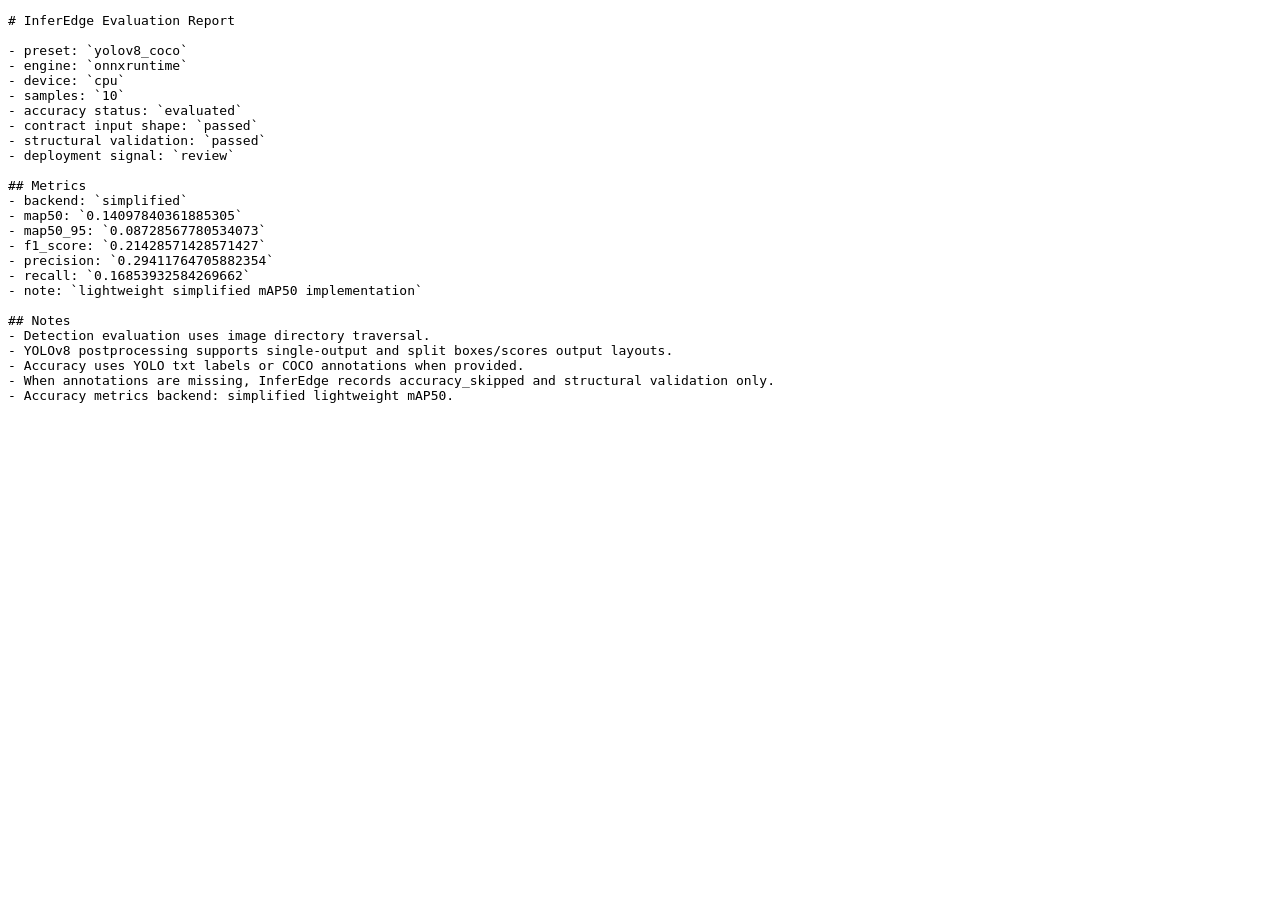
<file: examples/validation_demo/subset/yolov8_coco_subset_evaluation.html>
<!doctype html>
<html><head><meta charset="utf-8"><title>InferEdge Evaluation Report</title></head><body><pre># InferEdge Evaluation Report

- preset: `yolov8_coco`
- engine: `onnxruntime`
- device: `cpu`
- samples: `10`
- accuracy status: `evaluated`
- contract input shape: `passed`
- structural validation: `passed`
- deployment signal: `review`

## Metrics
- backend: `simplified`
- map50: `0.14097840361885305`
- map50_95: `0.08728567780534073`
- f1_score: `0.21428571428571427`
- precision: `0.29411764705882354`
- recall: `0.16853932584269662`
- note: `lightweight simplified mAP50 implementation`

## Notes
- Detection evaluation uses image directory traversal.
- YOLOv8 postprocessing supports single-output and split boxes/scores output layouts.
- Accuracy uses YOLO txt labels or COCO annotations when provided.
- When annotations are missing, InferEdge records accuracy_skipped and structural validation only.
- Accuracy metrics backend: simplified lightweight mAP50.
</pre></body></html>
</file>
